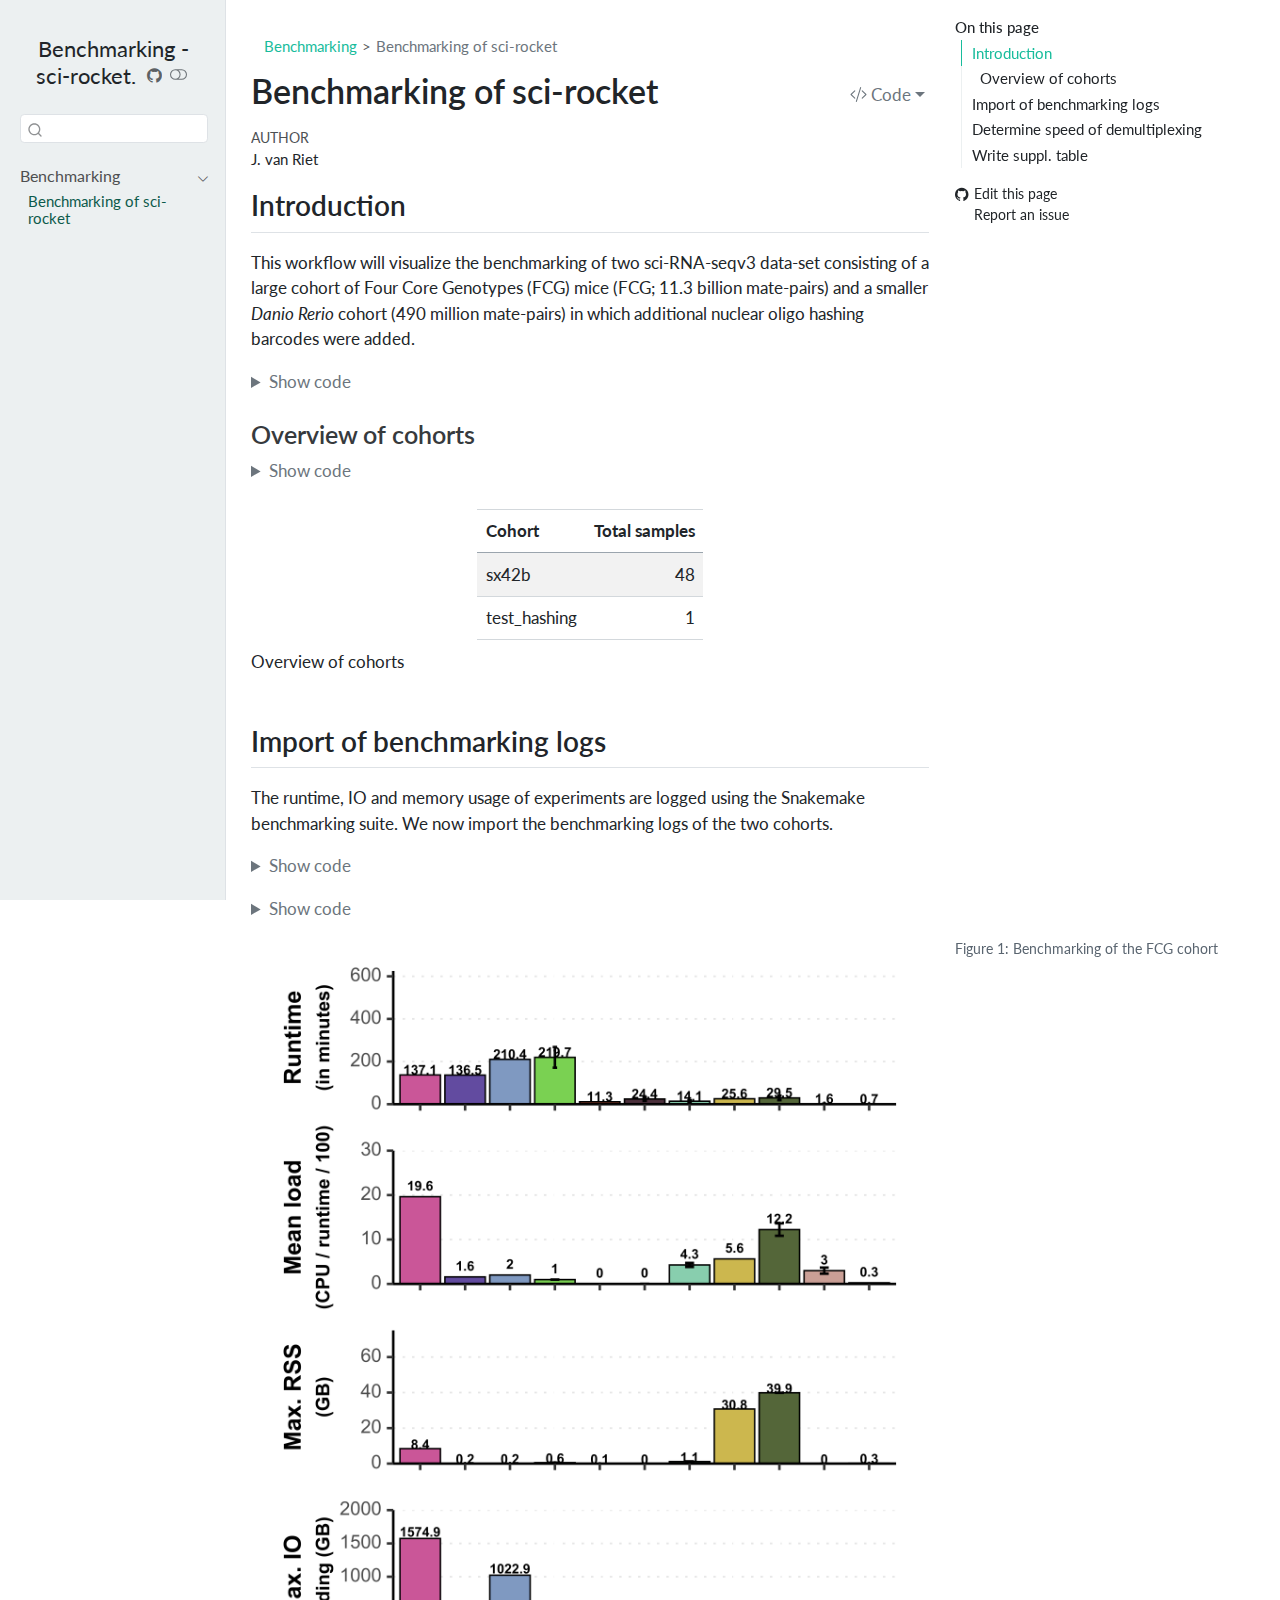
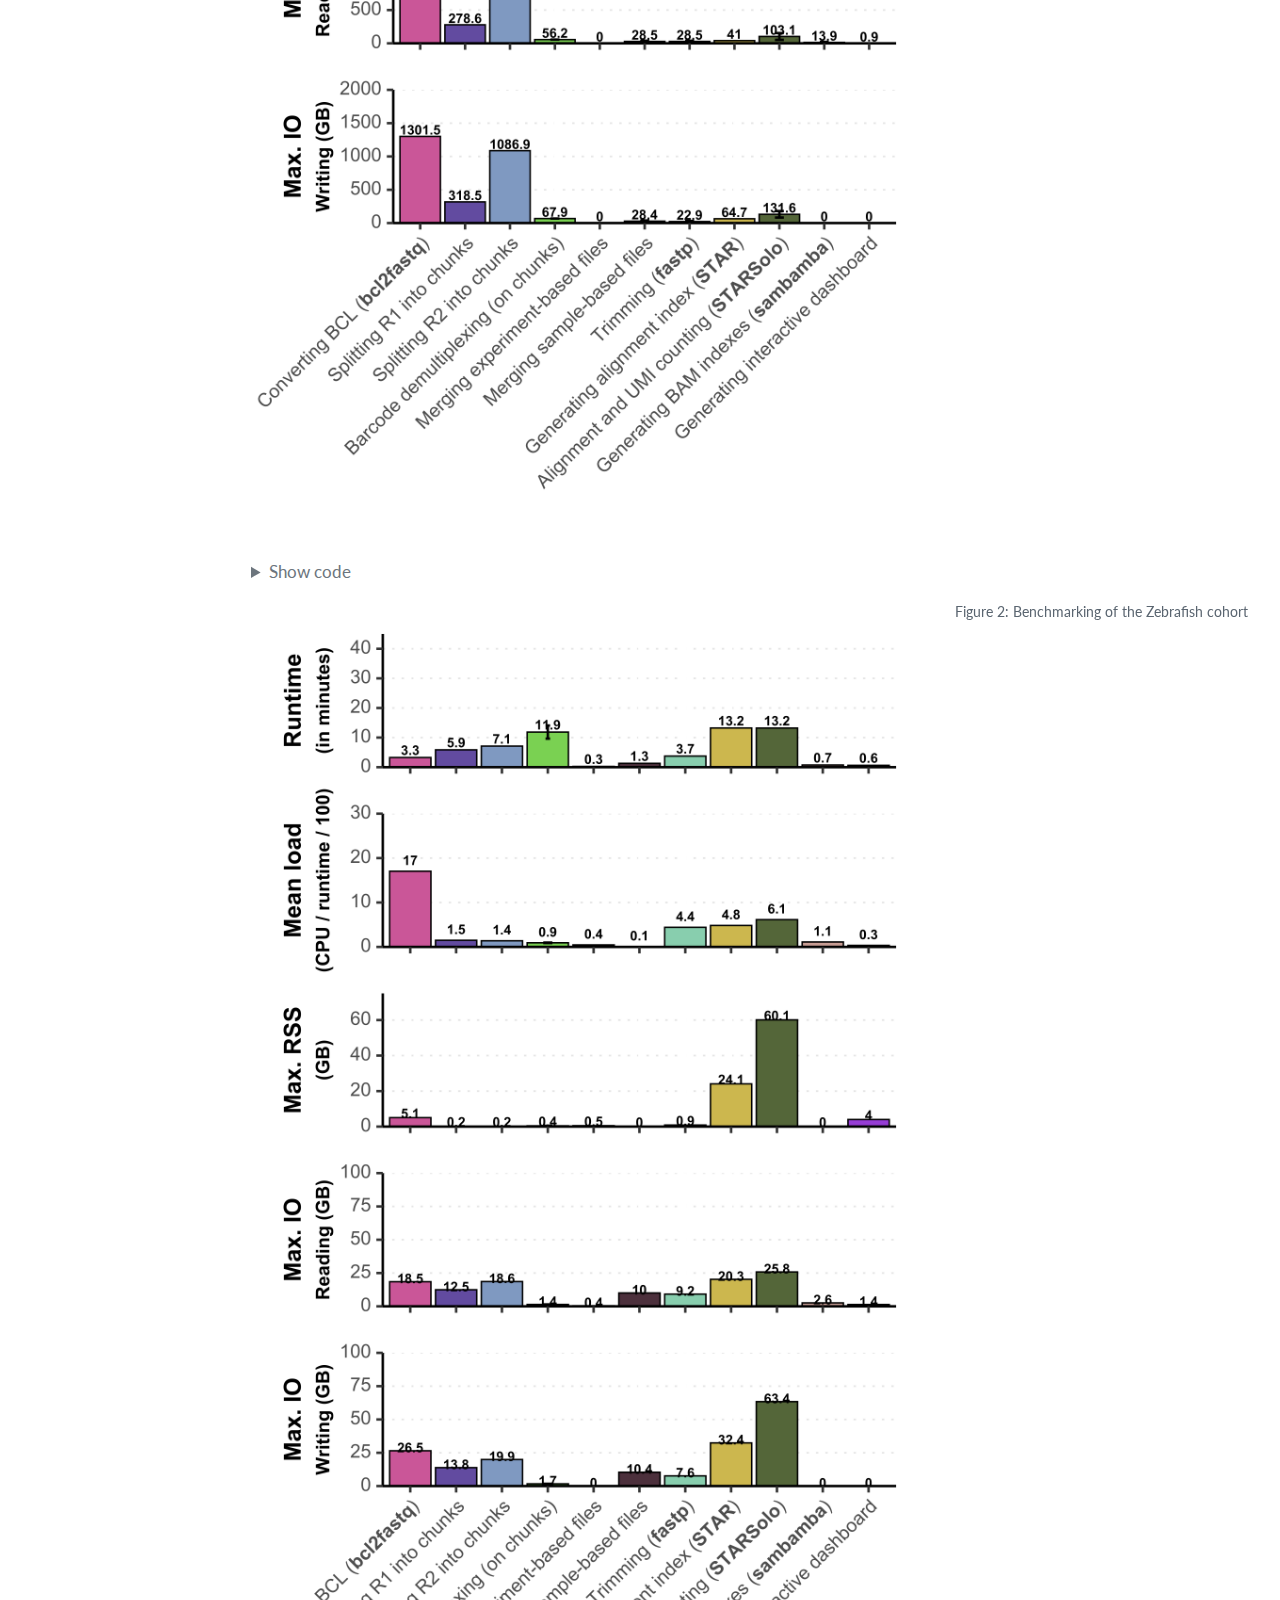
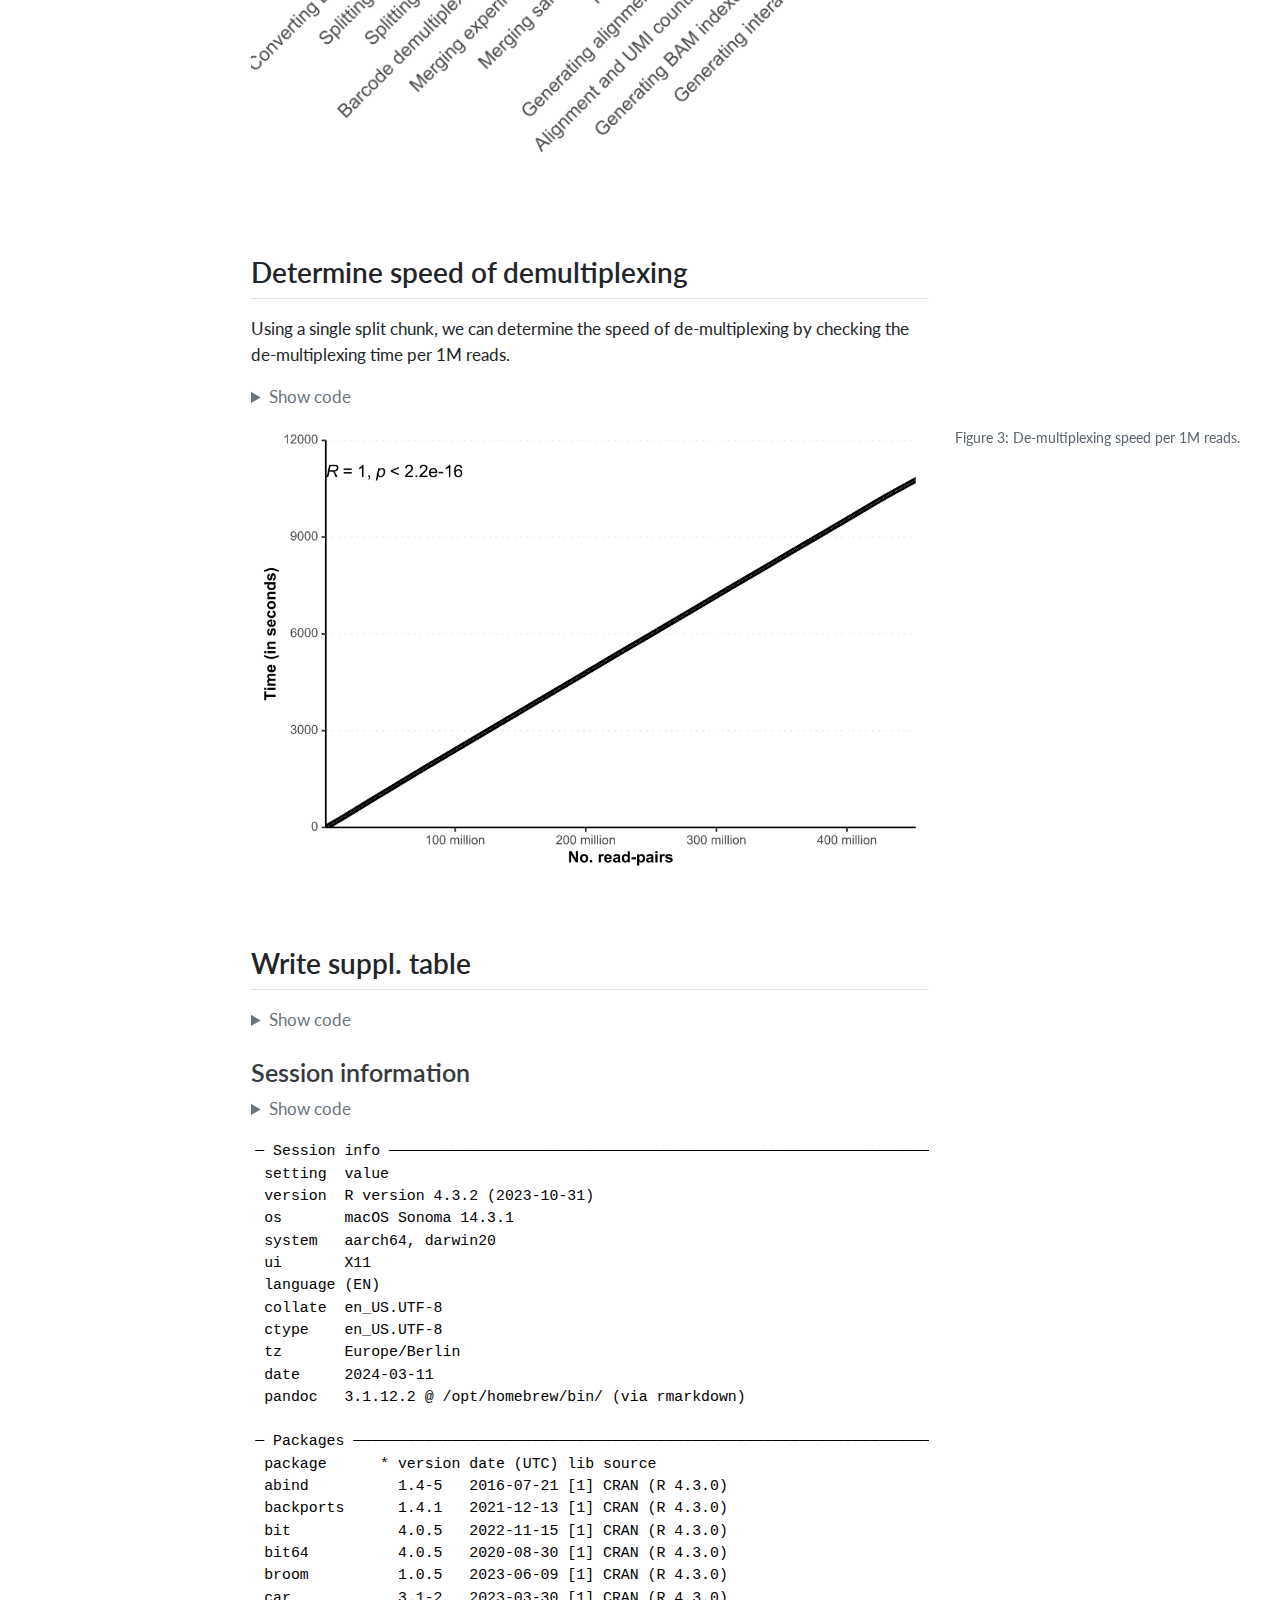
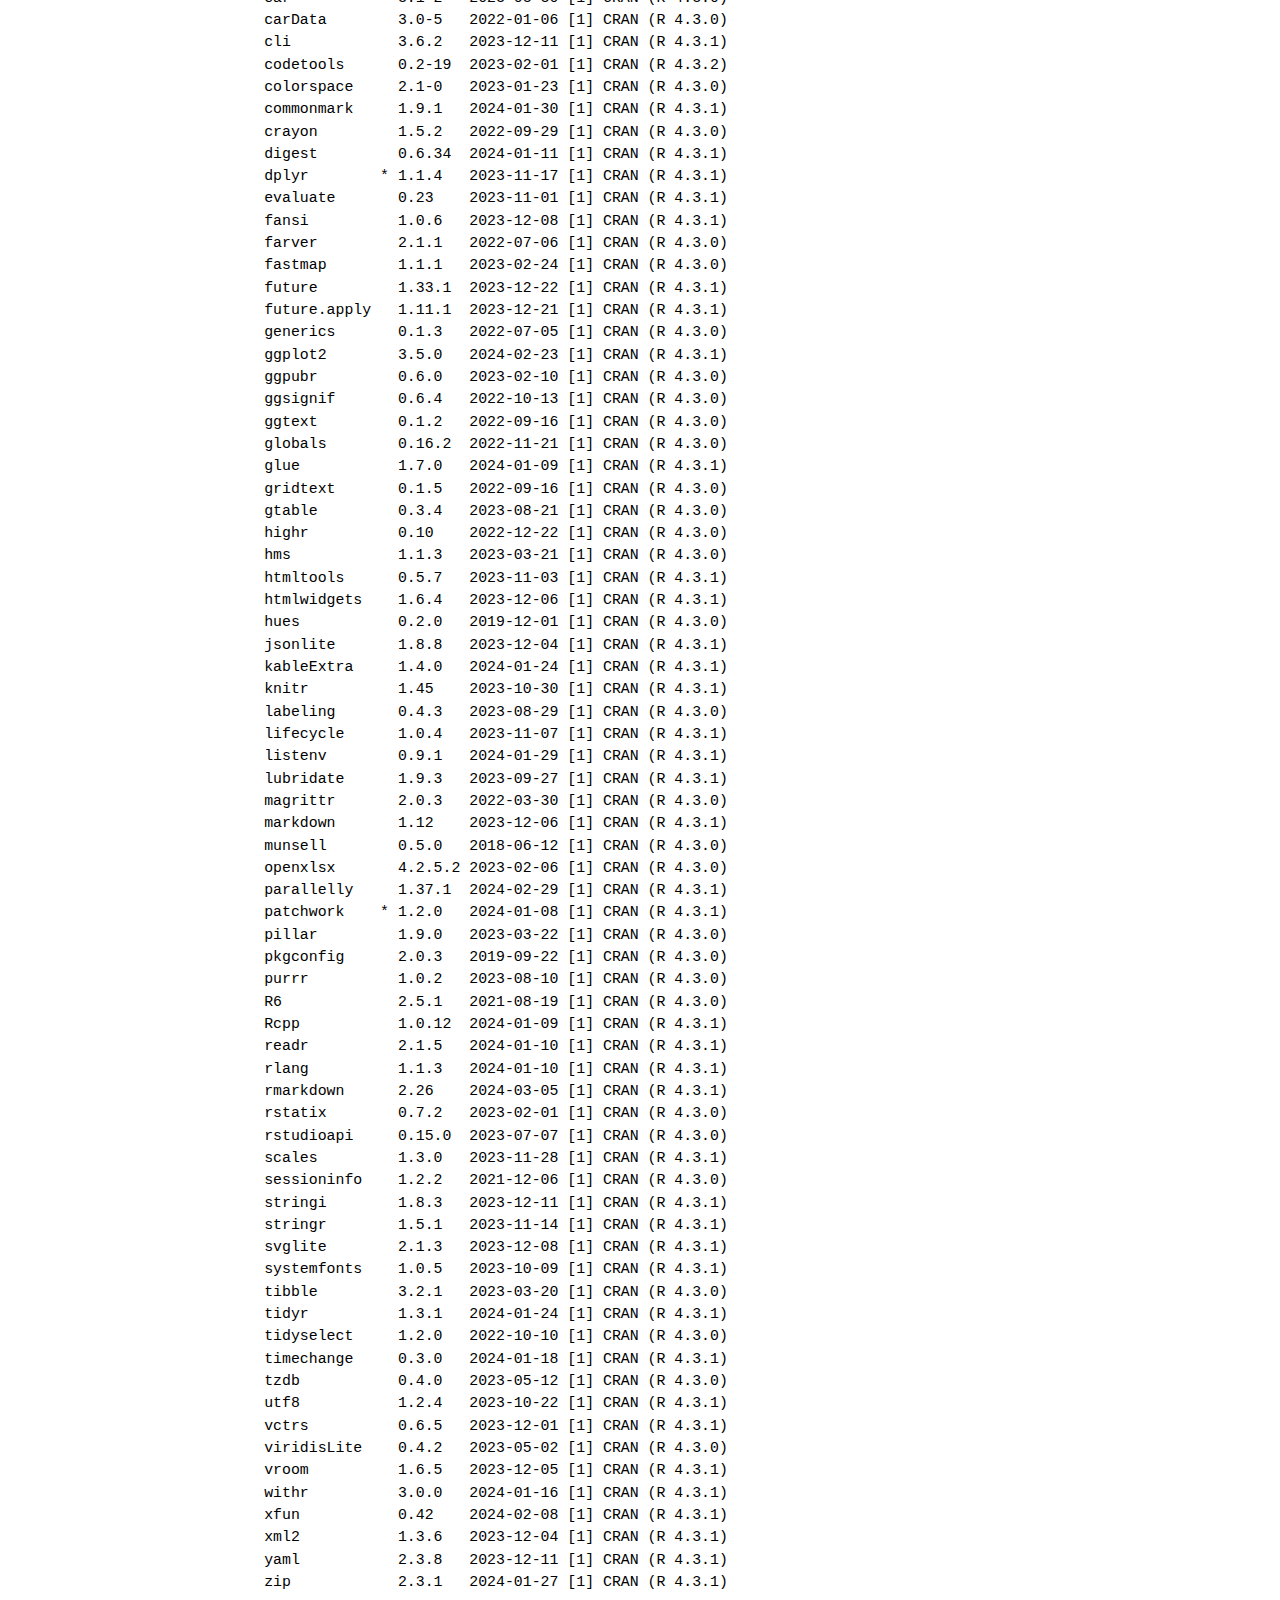
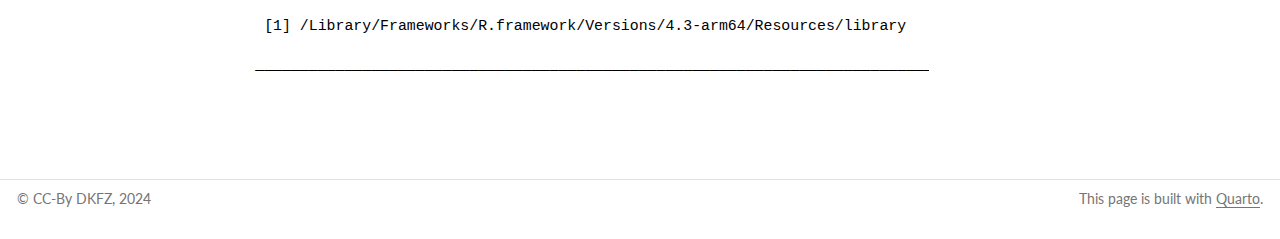
<file: docs/index.html>
<html xmlns="http://www.w3.org/1999/xhtml">    
  <head>      
    <title>Redirect to workflows/1.benchmarking.html</title>      
    <meta http-equiv="refresh" content="0;URL='workflows/1.benchmarking.html'" />    
  </head>    
  <body> 
  </body>  
</html>
</file>
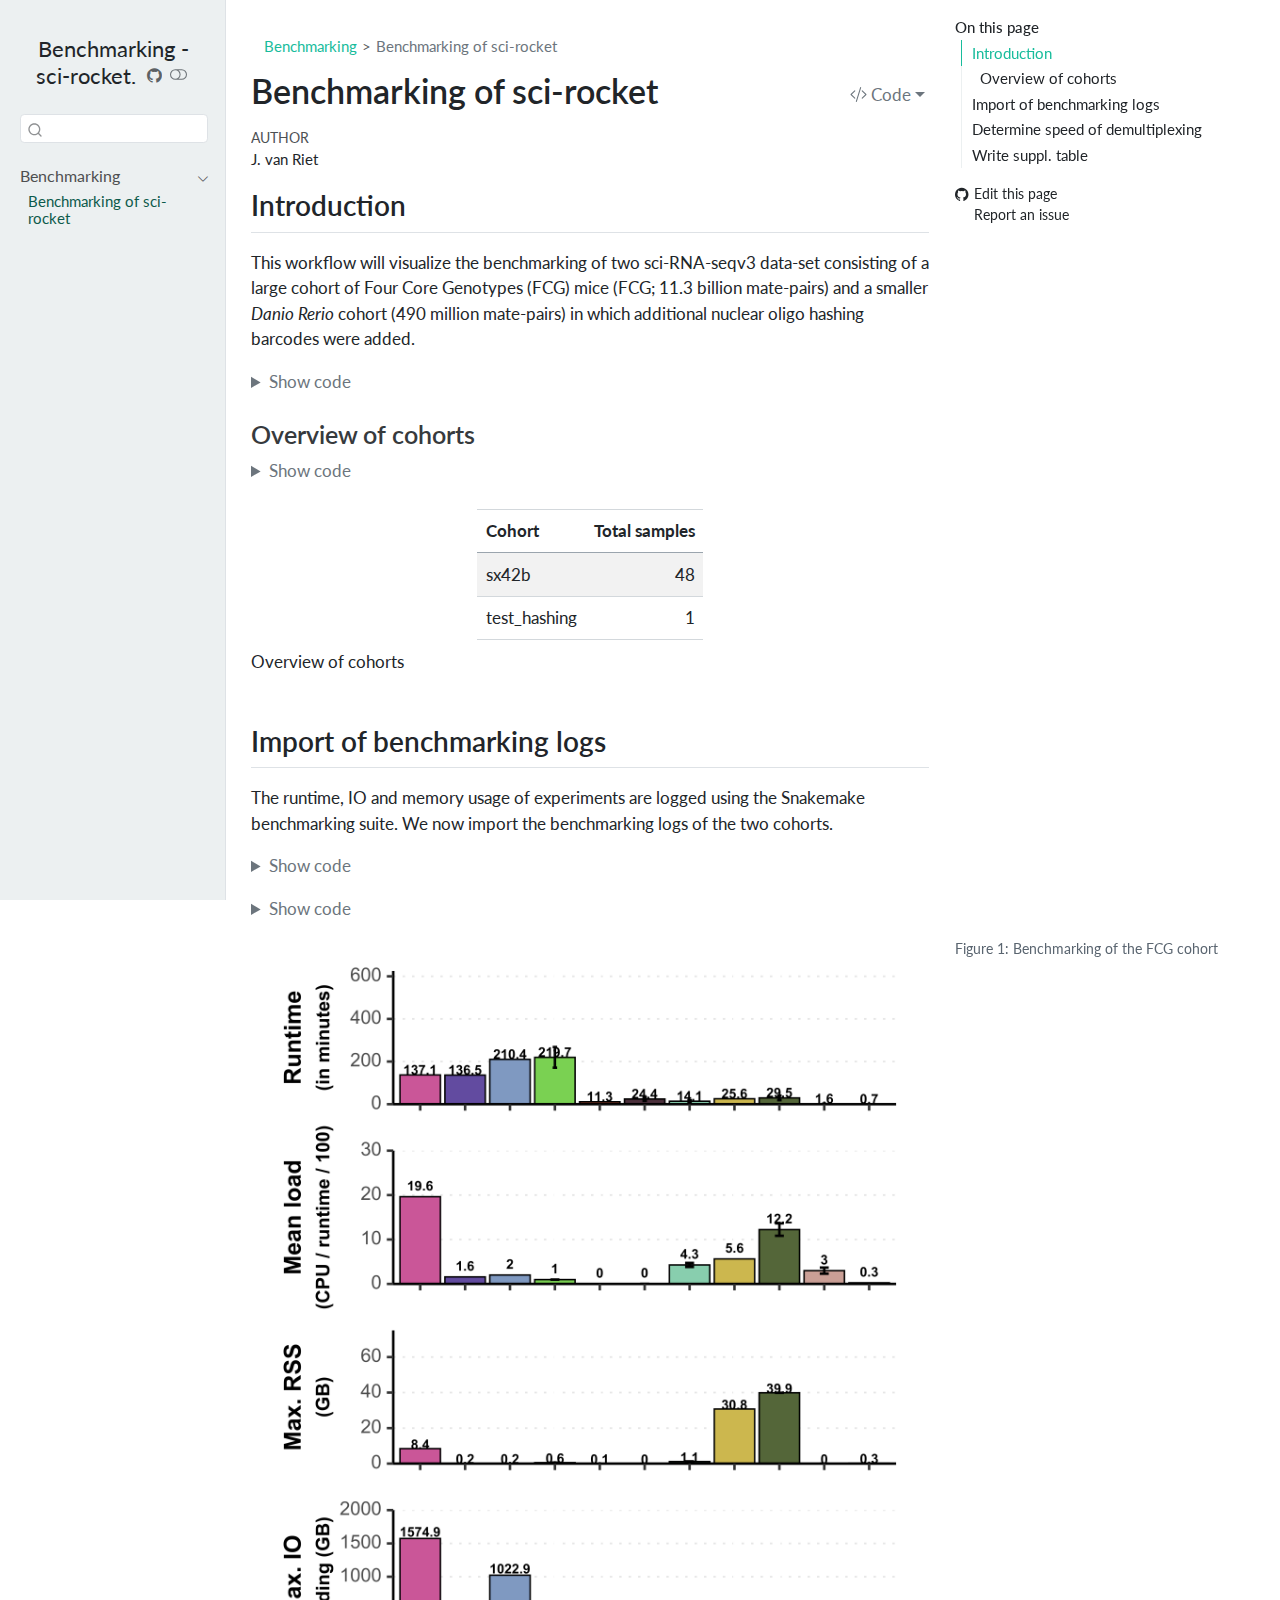
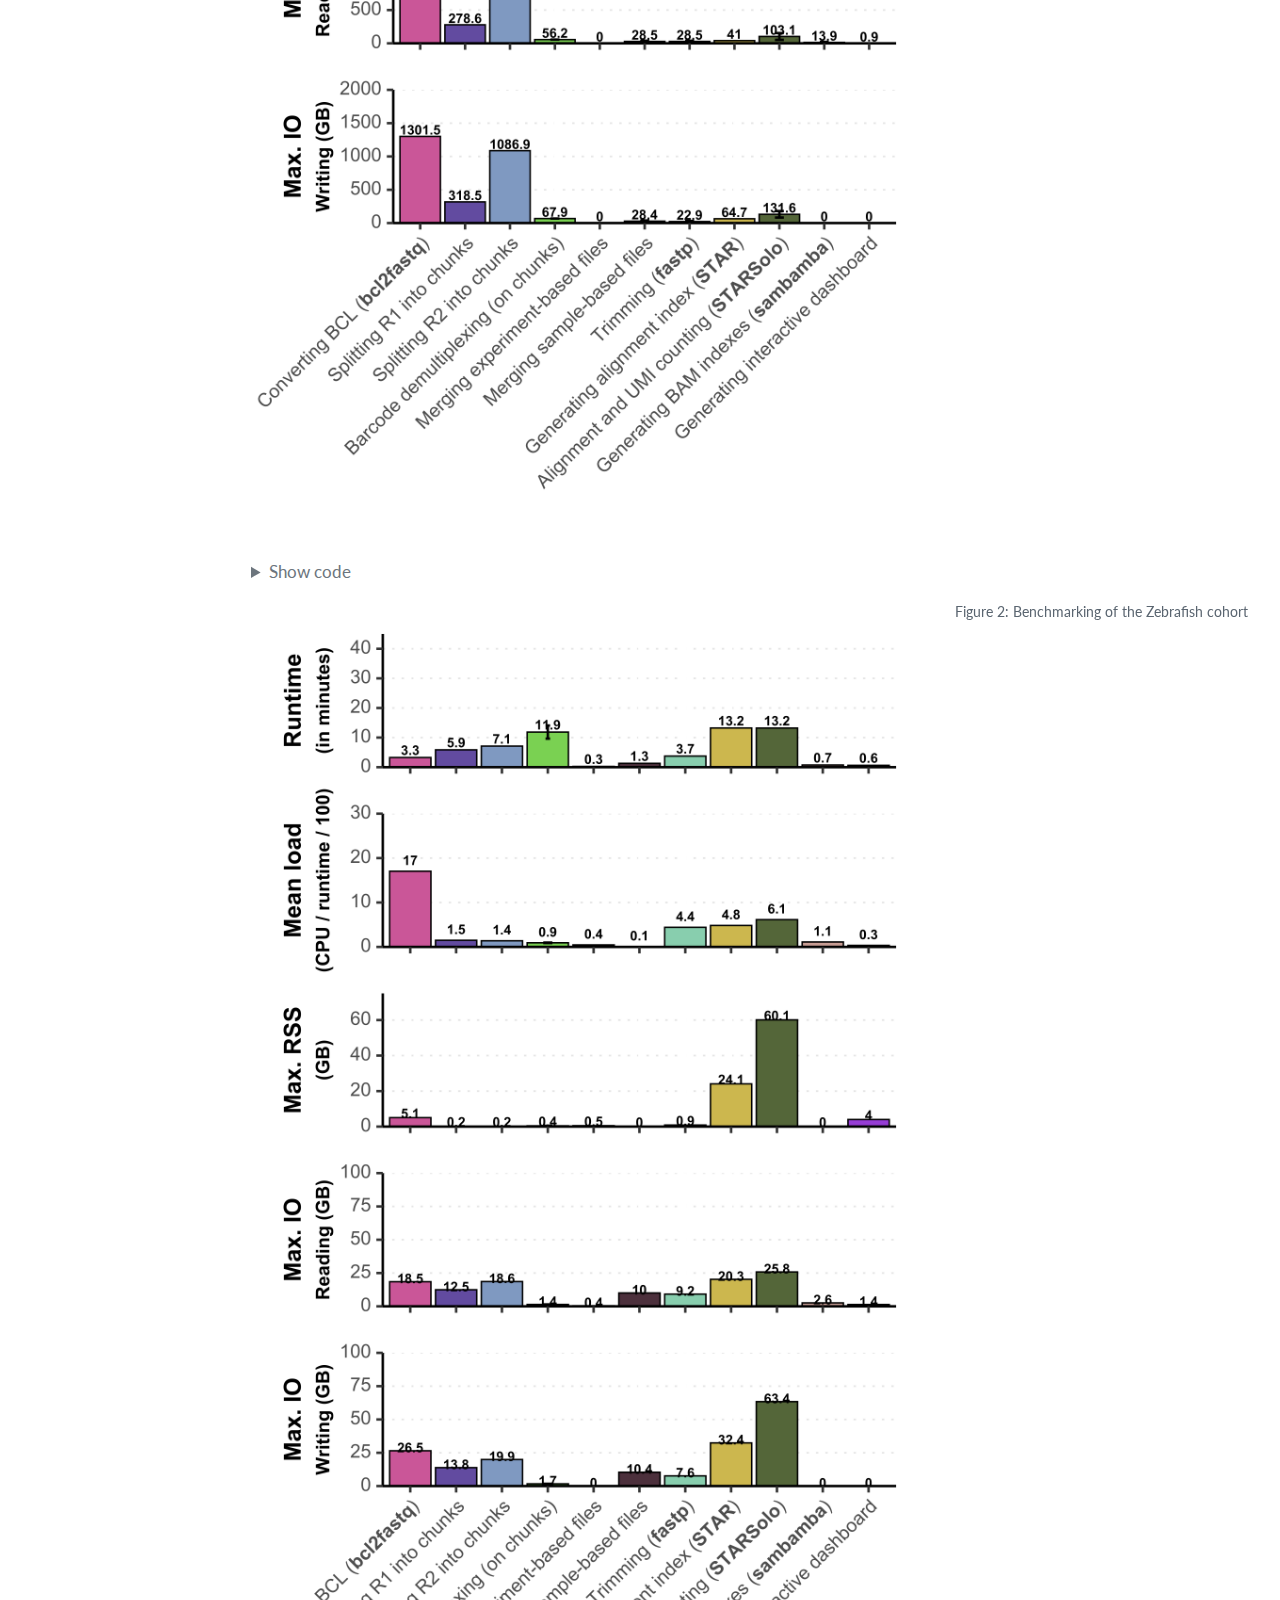
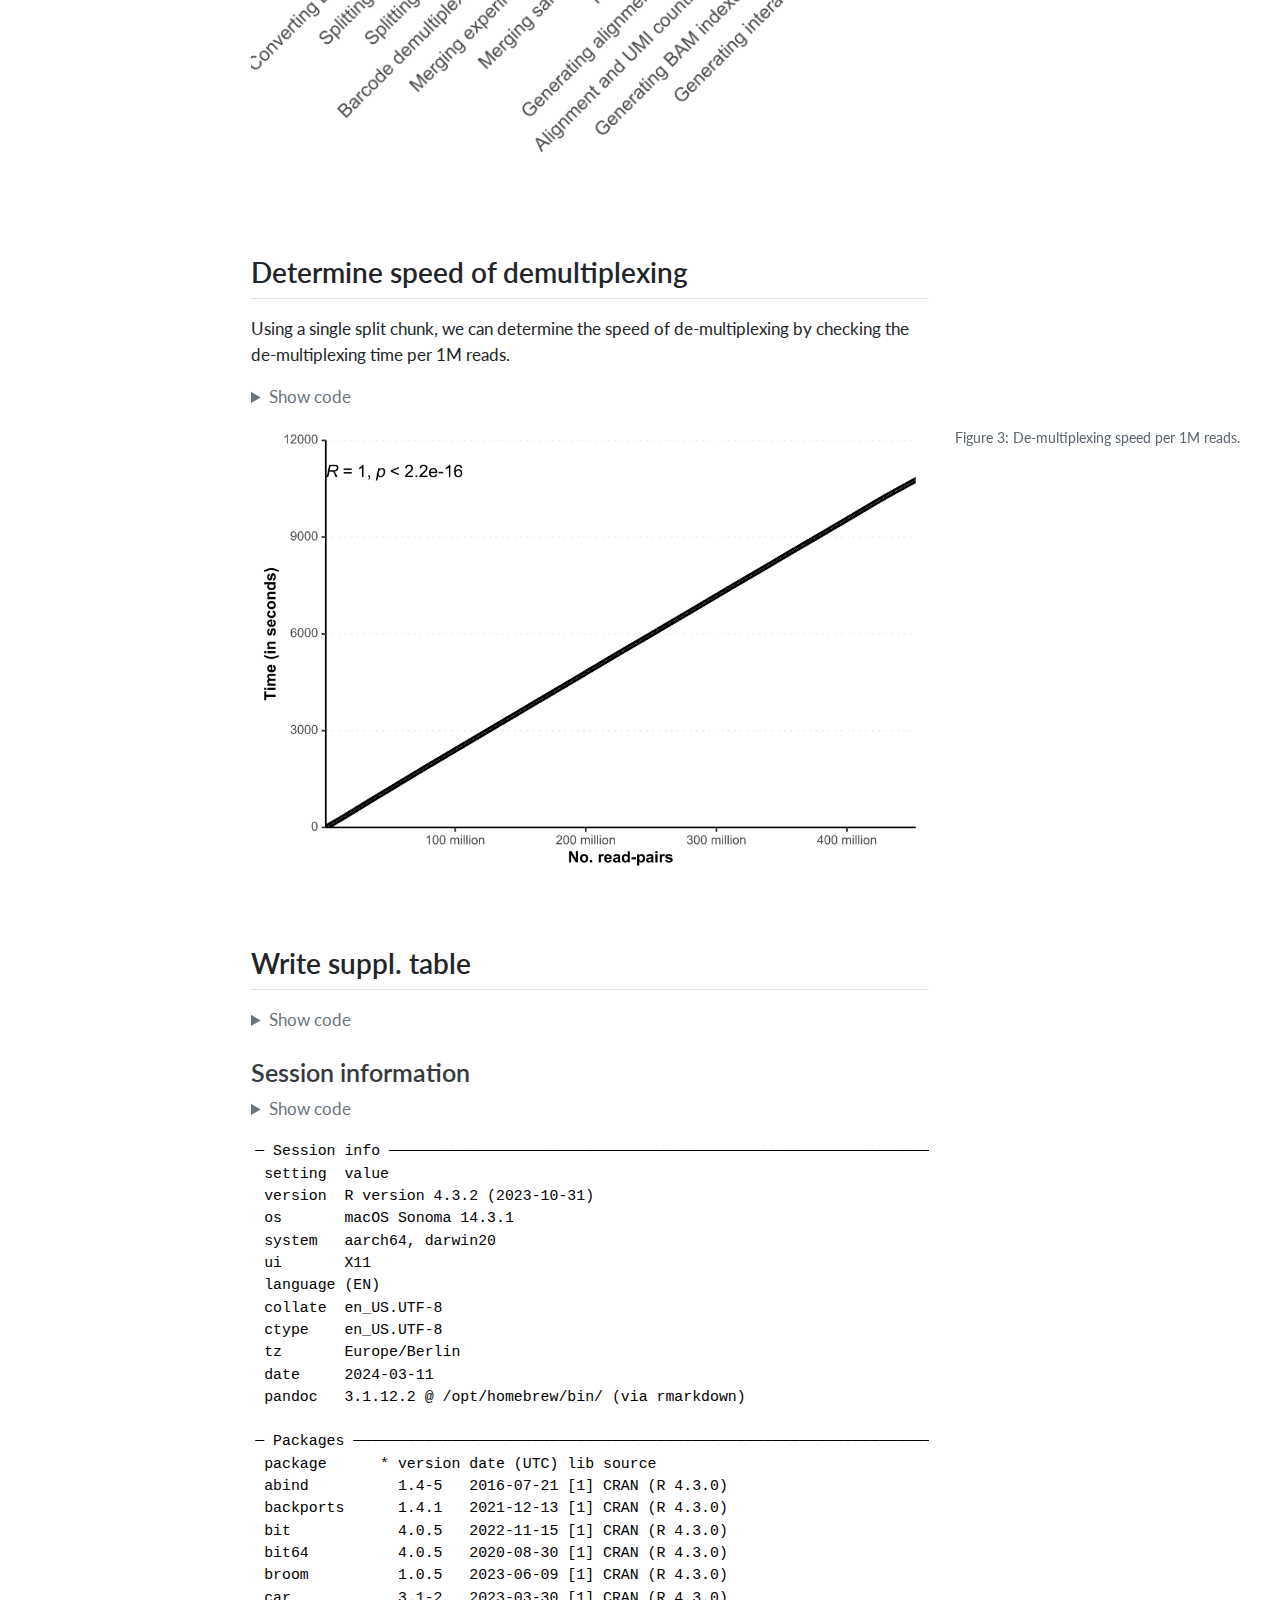
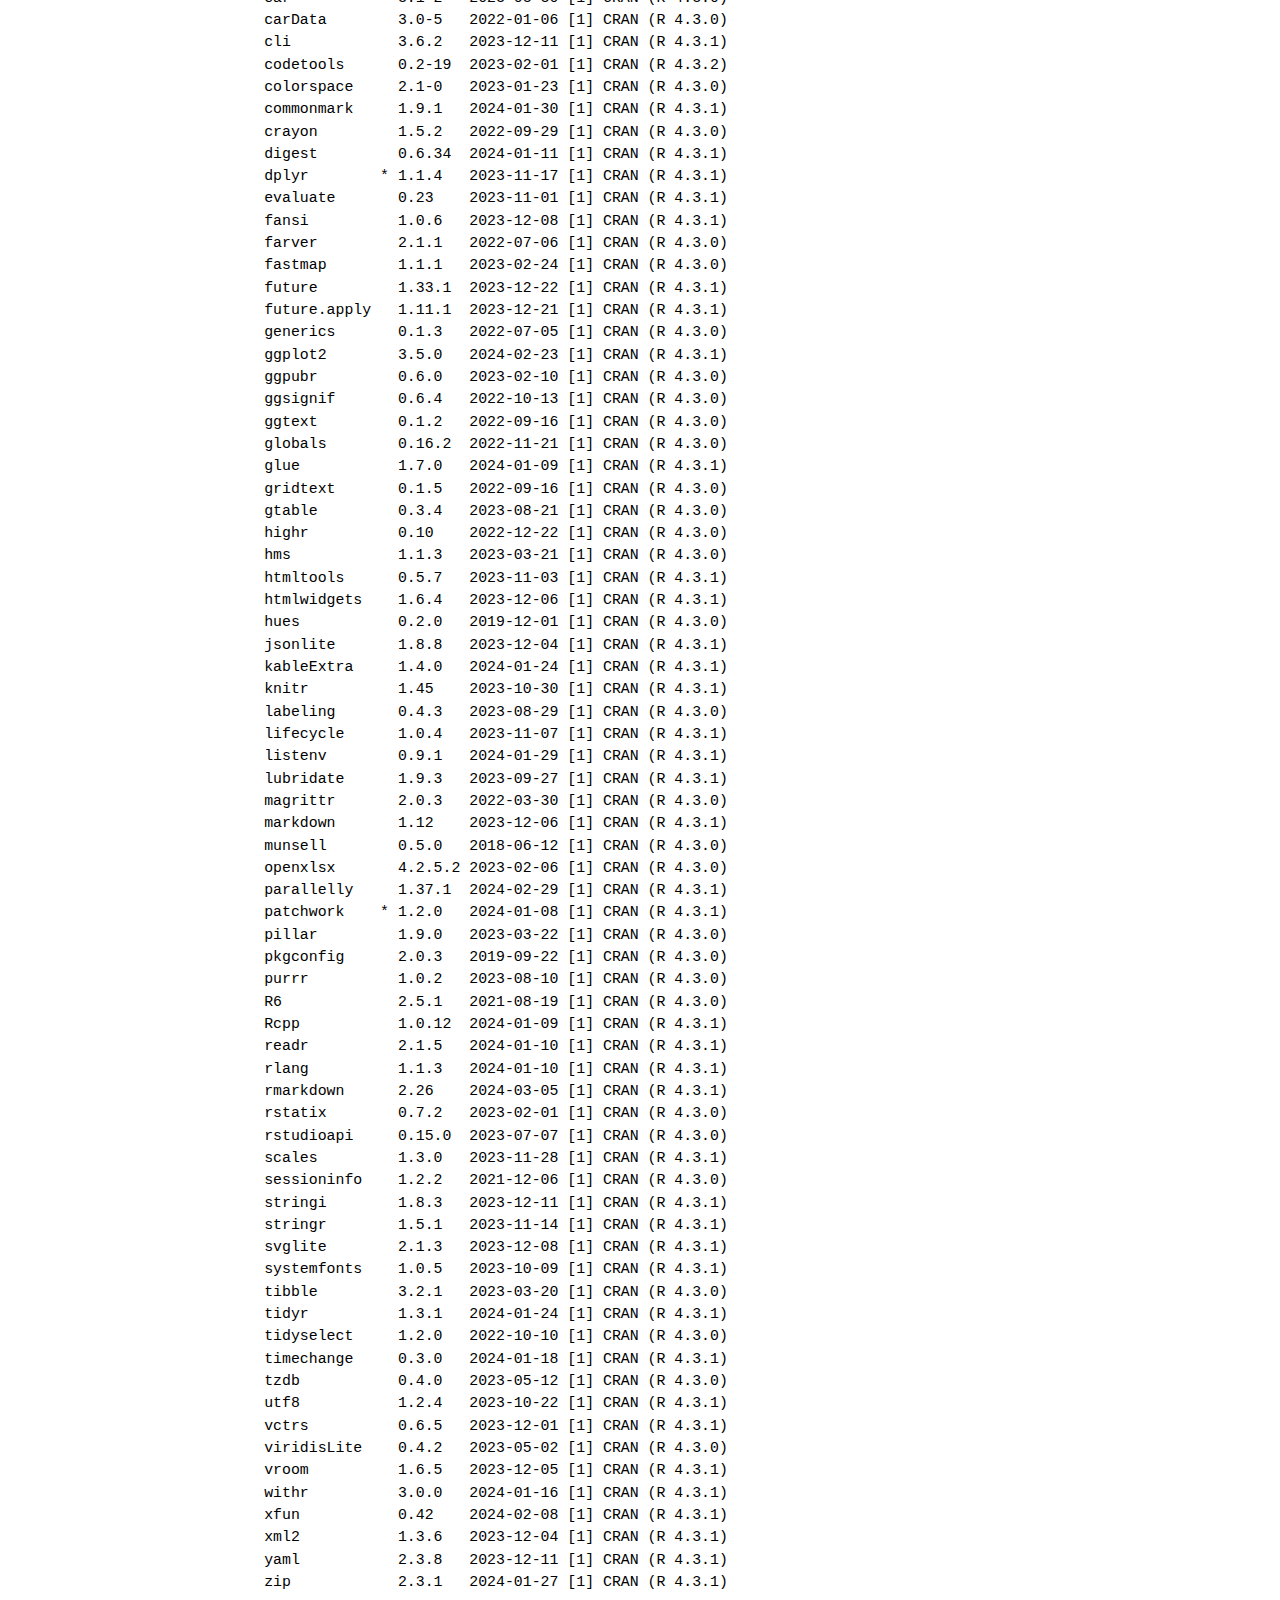
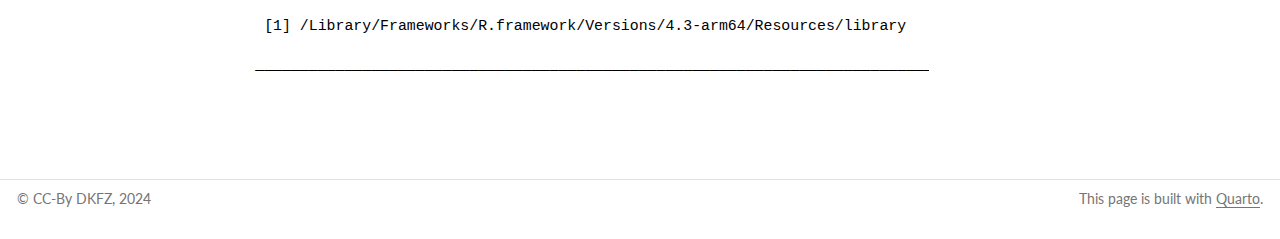
<file: docs/workflows/1.benchmarking.html>
<!DOCTYPE html>
<html xmlns="http://www.w3.org/1999/xhtml" lang="en" xml:lang="en"><head>

<meta charset="utf-8">
<meta name="generator" content="quarto-1.4.550">

<meta name="viewport" content="width=device-width, initial-scale=1.0, user-scalable=yes">

<meta name="author" content="J. van Riet">

<title>Benchmarking - sci-rocket. - Benchmarking of sci-rocket</title>
<style>
code{white-space: pre-wrap;}
span.smallcaps{font-variant: small-caps;}
div.columns{display: flex; gap: min(4vw, 1.5em);}
div.column{flex: auto; overflow-x: auto;}
div.hanging-indent{margin-left: 1.5em; text-indent: -1.5em;}
ul.task-list{list-style: none;}
ul.task-list li input[type="checkbox"] {
  width: 0.8em;
  margin: 0 0.8em 0.2em -1em; /* quarto-specific, see https://github.com/quarto-dev/quarto-cli/issues/4556 */ 
  vertical-align: middle;
}
/* CSS for syntax highlighting */
pre > code.sourceCode { white-space: pre; position: relative; }
pre > code.sourceCode > span { line-height: 1.25; }
pre > code.sourceCode > span:empty { height: 1.2em; }
.sourceCode { overflow: visible; }
code.sourceCode > span { color: inherit; text-decoration: inherit; }
div.sourceCode { margin: 1em 0; }
pre.sourceCode { margin: 0; }
@media screen {
div.sourceCode { overflow: auto; }
}
@media print {
pre > code.sourceCode { white-space: pre-wrap; }
pre > code.sourceCode > span { text-indent: -5em; padding-left: 5em; }
}
pre.numberSource code
  { counter-reset: source-line 0; }
pre.numberSource code > span
  { position: relative; left: -4em; counter-increment: source-line; }
pre.numberSource code > span > a:first-child::before
  { content: counter(source-line);
    position: relative; left: -1em; text-align: right; vertical-align: baseline;
    border: none; display: inline-block;
    -webkit-touch-callout: none; -webkit-user-select: none;
    -khtml-user-select: none; -moz-user-select: none;
    -ms-user-select: none; user-select: none;
    padding: 0 4px; width: 4em;
  }
pre.numberSource { margin-left: 3em;  padding-left: 4px; }
div.sourceCode
  {   }
@media screen {
pre > code.sourceCode > span > a:first-child::before { text-decoration: underline; }
}
</style>


<script src="../site_libs/quarto-nav/quarto-nav.js"></script>
<script src="../site_libs/clipboard/clipboard.min.js"></script>
<script src="../site_libs/quarto-search/autocomplete.umd.js"></script>
<script src="../site_libs/quarto-search/fuse.min.js"></script>
<script src="../site_libs/quarto-search/quarto-search.js"></script>
<meta name="quarto:offset" content="../">
<script src="../site_libs/quarto-html/quarto.js"></script>
<script src="../site_libs/quarto-html/popper.min.js"></script>
<script src="../site_libs/quarto-html/tippy.umd.min.js"></script>
<script src="../site_libs/quarto-html/anchor.min.js"></script>
<link href="../site_libs/quarto-html/tippy.css" rel="stylesheet">
<link href="../site_libs/quarto-html/quarto-syntax-highlighting.css" rel="stylesheet" class="quarto-color-scheme" id="quarto-text-highlighting-styles">
<link href="../site_libs/quarto-html/quarto-syntax-highlighting-dark.css" rel="prefetch" class="quarto-color-scheme quarto-color-alternate" id="quarto-text-highlighting-styles">
<script src="../site_libs/bootstrap/bootstrap.min.js"></script>
<link href="../site_libs/bootstrap/bootstrap-icons.css" rel="stylesheet">
<link href="../site_libs/bootstrap/bootstrap.min.css" rel="stylesheet" class="quarto-color-scheme" id="quarto-bootstrap" data-mode="light">
<link href="../site_libs/bootstrap/bootstrap-dark.min.css" rel="prefetch" class="quarto-color-scheme quarto-color-alternate" id="quarto-bootstrap" data-mode="dark">
<script id="quarto-search-options" type="application/json">{
  "location": "sidebar",
  "copy-button": false,
  "collapse-after": 3,
  "panel-placement": "start",
  "type": "textbox",
  "limit": 50,
  "keyboard-shortcut": [
    "f",
    "/",
    "s"
  ],
  "show-item-context": false,
  "language": {
    "search-no-results-text": "No results",
    "search-matching-documents-text": "matching documents",
    "search-copy-link-title": "Copy link to search",
    "search-hide-matches-text": "Hide additional matches",
    "search-more-match-text": "more match in this document",
    "search-more-matches-text": "more matches in this document",
    "search-clear-button-title": "Clear",
    "search-text-placeholder": "",
    "search-detached-cancel-button-title": "Cancel",
    "search-submit-button-title": "Submit",
    "search-label": "Search"
  }
}</script>
<script src="../site_libs/kePrint-0.0.1/kePrint.js"></script>
<link href="../site_libs/lightable-0.0.1/lightable.css" rel="stylesheet">
<link href="../site_libs/pagedtable-1.1/css/pagedtable.css" rel="stylesheet">
<script src="../site_libs/pagedtable-1.1/js/pagedtable.js"></script>


</head>

<body class="nav-sidebar docked slimcontent">

<div id="quarto-search-results"></div>
  <header id="quarto-header" class="headroom fixed-top">
  <nav class="quarto-secondary-nav">
    <div class="container-fluid d-flex">
      <button type="button" class="quarto-btn-toggle btn" data-bs-toggle="collapse" data-bs-target=".quarto-sidebar-collapse-item" aria-controls="quarto-sidebar" aria-expanded="false" aria-label="Toggle sidebar navigation" onclick="if (window.quartoToggleHeadroom) { window.quartoToggleHeadroom(); }">
        <i class="bi bi-layout-text-sidebar-reverse"></i>
      </button>
        <nav class="quarto-page-breadcrumbs" aria-label="breadcrumb"><ol class="breadcrumb"><li class="breadcrumb-item"><a href="../workflows/1.benchmarking.html">Benchmarking</a></li><li class="breadcrumb-item"><a href="../workflows/1.benchmarking.html">Benchmarking of sci-rocket</a></li></ol></nav>
        <a class="flex-grow-1" role="button" data-bs-toggle="collapse" data-bs-target=".quarto-sidebar-collapse-item" aria-controls="quarto-sidebar" aria-expanded="false" aria-label="Toggle sidebar navigation" onclick="if (window.quartoToggleHeadroom) { window.quartoToggleHeadroom(); }">      
        </a>
      <button type="button" class="btn quarto-search-button" aria-label="" onclick="window.quartoOpenSearch();">
        <i class="bi bi-search"></i>
      </button>
    </div>
  </nav>
</header>
<!-- content -->
<div id="quarto-content" class="quarto-container page-columns page-rows-contents page-layout-article">
<!-- sidebar -->
  <nav id="quarto-sidebar" class="sidebar collapse collapse-horizontal quarto-sidebar-collapse-item sidebar-navigation docked overflow-auto">
    <div class="pt-lg-2 mt-2 text-center sidebar-header">
    <div class="sidebar-title mb-0 py-0">
      <a href="../">Benchmarking - sci-rocket.</a> 
        <div class="sidebar-tools-main">
    <a href="https://github.com/odomlab2/manuscript_scirocket" title="Benchmarking - sci-rocket" class="quarto-navigation-tool px-1" aria-label="Benchmarking - sci-rocket"><i class="bi bi-github"></i></a>
  <a href="" class="quarto-color-scheme-toggle quarto-navigation-tool  px-1" onclick="window.quartoToggleColorScheme(); return false;" title="Toggle dark mode"><i class="bi"></i></a>
</div>
    </div>
      </div>
        <div class="mt-2 flex-shrink-0 align-items-center">
        <div class="sidebar-search">
        <div id="quarto-search" class="" title="Search"></div>
        </div>
        </div>
    <div class="sidebar-menu-container"> 
    <ul class="list-unstyled mt-1">
        <li class="sidebar-item sidebar-item-section">
      <div class="sidebar-item-container"> 
            <a class="sidebar-item-text sidebar-link text-start" data-bs-toggle="collapse" data-bs-target="#quarto-sidebar-section-1" aria-expanded="true">
 <span class="menu-text">Benchmarking</span></a>
          <a class="sidebar-item-toggle text-start" data-bs-toggle="collapse" data-bs-target="#quarto-sidebar-section-1" aria-expanded="true" aria-label="Toggle section">
            <i class="bi bi-chevron-right ms-2"></i>
          </a> 
      </div>
      <ul id="quarto-sidebar-section-1" class="collapse list-unstyled sidebar-section depth1 show">  
          <li class="sidebar-item">
  <div class="sidebar-item-container"> 
  <a href="../workflows/1.benchmarking.html" class="sidebar-item-text sidebar-link active">
 <span class="menu-text">Benchmarking of sci-rocket</span></a>
  </div>
</li>
      </ul>
  </li>
    </ul>
    </div>
</nav>
<div id="quarto-sidebar-glass" class="quarto-sidebar-collapse-item" data-bs-toggle="collapse" data-bs-target=".quarto-sidebar-collapse-item"></div>
<!-- margin-sidebar -->
    <div id="quarto-margin-sidebar" class="sidebar margin-sidebar">
        <nav id="TOC" role="doc-toc" class="toc-active">
    <h2 id="toc-title">On this page</h2>
   
  <ul>
  <li><a href="#introduction" id="toc-introduction" class="nav-link active" data-scroll-target="#introduction">Introduction</a>
  <ul class="collapse">
  <li><a href="#overview-of-cohorts" id="toc-overview-of-cohorts" class="nav-link" data-scroll-target="#overview-of-cohorts">Overview of cohorts</a></li>
  </ul></li>
  <li><a href="#import-of-benchmarking-logs" id="toc-import-of-benchmarking-logs" class="nav-link" data-scroll-target="#import-of-benchmarking-logs">Import of benchmarking logs</a></li>
  <li><a href="#determine-speed-of-demultiplexing" id="toc-determine-speed-of-demultiplexing" class="nav-link" data-scroll-target="#determine-speed-of-demultiplexing">Determine speed of demultiplexing</a></li>
  <li><a href="#write-suppl.-table" id="toc-write-suppl.-table" class="nav-link" data-scroll-target="#write-suppl.-table">Write suppl. table</a>
  <ul class="collapse">
  <li><a href="#session-information" id="toc-session-information" class="nav-link" data-scroll-target="#session-information">Session information</a></li>
  </ul></li>
  </ul>
<div class="toc-actions"><ul><li><a href="https://github.com/odomlab2/manuscript_scirocket/edit/main/workflows/1.benchmarking.qmd" class="toc-action"><i class="bi bi-github"></i>Edit this page</a></li><li><a href="https://github.com/odomlab2/manuscript_scirocket/issues/new" class="toc-action"><i class="bi empty"></i>Report an issue</a></li></ul></div></nav>
    </div>
<!-- main -->
<main class="content page-columns page-full" id="quarto-document-content">

<header id="title-block-header" class="quarto-title-block default"><nav class="quarto-page-breadcrumbs quarto-title-breadcrumbs d-none d-lg-block" aria-label="breadcrumb"><ol class="breadcrumb"><li class="breadcrumb-item"><a href="../workflows/1.benchmarking.html">Benchmarking</a></li><li class="breadcrumb-item"><a href="../workflows/1.benchmarking.html">Benchmarking of sci-rocket</a></li></ol></nav>
<div class="quarto-title">
<div class="quarto-title-block"><div><h1 class="title">Benchmarking of sci-rocket</h1><button type="button" class="btn code-tools-button dropdown-toggle" id="quarto-code-tools-menu" data-bs-toggle="dropdown" aria-expanded="false"><i class="bi"></i> Code</button><ul class="dropdown-menu dropdown-menu-end" aria-labelelledby="quarto-code-tools-menu"><li><a id="quarto-show-all-code" class="dropdown-item" href="javascript:void(0)" role="button">Show All Code</a></li><li><a id="quarto-hide-all-code" class="dropdown-item" href="javascript:void(0)" role="button">Hide All Code</a></li><li><hr class="dropdown-divider"></li><li><a id="quarto-view-source" class="dropdown-item" href="javascript:void(0)" role="button" data-quarto-source-url="https://github.com/odomlab2/manuscript_scirocket/blob/main/workflows/1.benchmarking.qmd">View Source</a></li></ul></div></div>
</div>



<div class="quarto-title-meta">

    <div>
    <div class="quarto-title-meta-heading">Author</div>
    <div class="quarto-title-meta-contents">
             <p>J. van Riet </p>
          </div>
  </div>
    
  
    
  </div>
  


</header>


<section id="introduction" class="level2">
<h2 class="anchored" data-anchor-id="introduction">Introduction</h2>
<p>This workflow will visualize the benchmarking of two sci-RNA-seqv3 data-set consisting of a large cohort of Four Core Genotypes (FCG) mice (FCG; 11.3 billion mate-pairs) and a smaller <em>Danio Rerio</em> cohort (490 million mate-pairs) in which additional nuclear oligo hashing barcodes were added.</p>
<div class="cell">
<details class="code-fold">
<summary>Show code</summary>
<div class="sourceCode cell-code" id="cb1"><pre class="sourceCode r code-with-copy"><code class="sourceCode r"><span id="cb1-1"><a href="#cb1-1" aria-hidden="true" tabindex="-1"></a><span class="fu">library</span>(dplyr)</span>
<span id="cb1-2"><a href="#cb1-2" aria-hidden="true" tabindex="-1"></a><span class="fu">library</span>(patchwork)</span>
<span id="cb1-3"><a href="#cb1-3" aria-hidden="true" tabindex="-1"></a><span class="fu">source</span>(<span class="st">'misc_functions.R'</span>)</span>
<span id="cb1-4"><a href="#cb1-4" aria-hidden="true" tabindex="-1"></a></span>
<span id="cb1-5"><a href="#cb1-5" aria-hidden="true" tabindex="-1"></a><span class="co"># Parallel options.</span></span>
<span id="cb1-6"><a href="#cb1-6" aria-hidden="true" tabindex="-1"></a>future<span class="sc">::</span><span class="fu">plan</span>(<span class="at">strategy =</span> future<span class="sc">::</span><span class="fu">multisession</span>(<span class="at">workers =</span> <span class="dv">10</span>))</span>
<span id="cb1-7"><a href="#cb1-7" aria-hidden="true" tabindex="-1"></a></span>
<span id="cb1-8"><a href="#cb1-8" aria-hidden="true" tabindex="-1"></a><span class="co"># Set seed.</span></span>
<span id="cb1-9"><a href="#cb1-9" aria-hidden="true" tabindex="-1"></a>base<span class="sc">::</span><span class="fu">set.seed</span>(<span class="dv">708813</span>)</span>
<span id="cb1-10"><a href="#cb1-10" aria-hidden="true" tabindex="-1"></a></span>
<span id="cb1-11"><a href="#cb1-11" aria-hidden="true" tabindex="-1"></a><span class="co"># Location of benchmarking logs.</span></span>
<span id="cb1-12"><a href="#cb1-12" aria-hidden="true" tabindex="-1"></a>files_benchmark <span class="ot">&lt;-</span> <span class="fu">list.files</span>(<span class="st">'~/DKFZ/odomLab/manuscript_scirocket/benchmarks/'</span>, <span class="at">full.names =</span> T)</span></code><button title="Copy to Clipboard" class="code-copy-button"><i class="bi"></i></button></pre></div>
</details>
</div>
<section id="overview-of-cohorts" class="level3">
<h3 class="anchored" data-anchor-id="overview-of-cohorts">Overview of cohorts</h3>
<div class="cell">
<details class="code-fold">
<summary>Show code</summary>
<div class="sourceCode cell-code" id="cb2"><pre class="sourceCode r code-with-copy"><code class="sourceCode r"><span id="cb2-1"><a href="#cb2-1" aria-hidden="true" tabindex="-1"></a>cohorts <span class="ot">&lt;-</span> readr<span class="sc">::</span><span class="fu">read_tsv</span>(<span class="st">'../config/testing_samplesheet.tsv'</span>, <span class="at">show_col_types =</span> <span class="cn">FALSE</span>)</span>
<span id="cb2-2"><a href="#cb2-2" aria-hidden="true" tabindex="-1"></a></span>
<span id="cb2-3"><a href="#cb2-3" aria-hidden="true" tabindex="-1"></a>cohorts <span class="sc">%&gt;%</span> </span>
<span id="cb2-4"><a href="#cb2-4" aria-hidden="true" tabindex="-1"></a>    dplyr<span class="sc">::</span><span class="fu">group_by</span>(experiment_name) <span class="sc">%&gt;%</span> </span>
<span id="cb2-5"><a href="#cb2-5" aria-hidden="true" tabindex="-1"></a>    dplyr<span class="sc">::</span><span class="fu">summarise</span>(<span class="at">n =</span> dplyr<span class="sc">::</span><span class="fu">n_distinct</span>(sample_name), <span class="at">.groups =</span> <span class="st">'keep'</span>) <span class="sc">%&gt;%</span> </span>
<span id="cb2-6"><a href="#cb2-6" aria-hidden="true" tabindex="-1"></a>    dplyr<span class="sc">::</span><span class="fu">ungroup</span>() <span class="sc">%&gt;%</span> </span>
<span id="cb2-7"><a href="#cb2-7" aria-hidden="true" tabindex="-1"></a>    dplyr<span class="sc">::</span><span class="fu">select</span>(<span class="st">`</span><span class="at">Cohort</span><span class="st">`</span> <span class="ot">=</span> experiment_name, <span class="st">`</span><span class="at">Total samples</span><span class="st">`</span> <span class="ot">=</span> n) <span class="sc">%&gt;%</span> </span>
<span id="cb2-8"><a href="#cb2-8" aria-hidden="true" tabindex="-1"></a>    knitr<span class="sc">::</span><span class="fu">kable</span>() <span class="sc">%&gt;%</span> </span>
<span id="cb2-9"><a href="#cb2-9" aria-hidden="true" tabindex="-1"></a>    kableExtra<span class="sc">::</span><span class="fu">kable_styling</span>(<span class="at">bootstrap_options =</span> <span class="st">"striped"</span>, <span class="at">full_width =</span> <span class="cn">FALSE</span>)</span></code><button title="Copy to Clipboard" class="code-copy-button"><i class="bi"></i></button></pre></div>
</details>
<div class="cell-output-display">
<table class="table table-striped" style="width: auto !important; margin-left: auto; margin-right: auto;">
<thead>
<tr>
<th style="text-align:left;">
Cohort
</th>
<th style="text-align:right;">
Total samples
</th>
</tr>
</thead>
<tbody>
<tr>
<td style="text-align:left;">
sx42b
</td>
<td style="text-align:right;">
48
</td>
</tr>
<tr>
<td style="text-align:left;">
test_hashing
</td>
<td style="text-align:right;">
1
</td>
</tr>
</tbody>
</table>
<p>Overview of cohorts</p>
</div>
</div>
</section>
</section>
<section id="import-of-benchmarking-logs" class="level2 page-columns page-full">
<h2 class="anchored" data-anchor-id="import-of-benchmarking-logs">Import of benchmarking logs</h2>
<p>The runtime, IO and memory usage of experiments are logged using the Snakemake benchmarking suite. We now import the benchmarking logs of the two cohorts.</p>
<div class="cell">
<details class="code-fold">
<summary>Show code</summary>
<div class="sourceCode cell-code" id="cb3"><pre class="sourceCode r code-with-copy"><code class="sourceCode r"><span id="cb3-1"><a href="#cb3-1" aria-hidden="true" tabindex="-1"></a>data_benchmark <span class="ot">&lt;-</span> dplyr<span class="sc">::</span><span class="fu">bind_rows</span>(future.apply<span class="sc">::</span><span class="fu">future_lapply</span>(files_benchmark, <span class="cf">function</span>(x){</span>
<span id="cb3-2"><a href="#cb3-2" aria-hidden="true" tabindex="-1"></a>    data <span class="ot">&lt;-</span> readr<span class="sc">::</span><span class="fu">read_tsv</span>(x, <span class="at">show_col_types =</span> <span class="cn">FALSE</span>) <span class="sc">%&gt;%</span></span>
<span id="cb3-3"><a href="#cb3-3" aria-hidden="true" tabindex="-1"></a>        dplyr<span class="sc">::</span><span class="fu">mutate</span>(</span>
<span id="cb3-4"><a href="#cb3-4" aria-hidden="true" tabindex="-1"></a>            <span class="at">step =</span> <span class="fu">gsub</span>(<span class="st">'_test_.*'</span>, <span class="st">''</span>, <span class="fu">basename</span>(x)),</span>
<span id="cb3-5"><a href="#cb3-5" aria-hidden="true" tabindex="-1"></a>            <span class="at">step =</span> <span class="fu">gsub</span>(<span class="st">'_zebra.*|_mouse.*'</span>, <span class="st">''</span>, step),</span>
<span id="cb3-6"><a href="#cb3-6" aria-hidden="true" tabindex="-1"></a>            <span class="at">step =</span> <span class="fu">gsub</span>(<span class="st">'_sx42b.*'</span>, <span class="st">''</span>, step),</span>
<span id="cb3-7"><a href="#cb3-7" aria-hidden="true" tabindex="-1"></a>            <span class="at">experiment =</span> dplyr<span class="sc">::</span><span class="fu">if_else</span>(<span class="fu">grepl</span>(<span class="st">'sx42b|mouse'</span>, x), <span class="st">'FCG'</span>, <span class="st">'Zebrafish (Hashing)'</span>)</span>
<span id="cb3-8"><a href="#cb3-8" aria-hidden="true" tabindex="-1"></a>        )</span>
<span id="cb3-9"><a href="#cb3-9" aria-hidden="true" tabindex="-1"></a>    <span class="fu">return</span>(data)</span>
<span id="cb3-10"><a href="#cb3-10" aria-hidden="true" tabindex="-1"></a>}))</span>
<span id="cb3-11"><a href="#cb3-11" aria-hidden="true" tabindex="-1"></a></span>
<span id="cb3-12"><a href="#cb3-12" aria-hidden="true" tabindex="-1"></a><span class="co"># Calc. mean + SE</span></span>
<span id="cb3-13"><a href="#cb3-13" aria-hidden="true" tabindex="-1"></a>data_benchmark <span class="ot">&lt;-</span> data_benchmark <span class="sc">%&gt;%</span></span>
<span id="cb3-14"><a href="#cb3-14" aria-hidden="true" tabindex="-1"></a>    dplyr<span class="sc">::</span><span class="fu">group_by</span>(step, experiment) <span class="sc">%&gt;%</span></span>
<span id="cb3-15"><a href="#cb3-15" aria-hidden="true" tabindex="-1"></a>    dplyr<span class="sc">::</span><span class="fu">summarise</span>(</span>
<span id="cb3-16"><a href="#cb3-16" aria-hidden="true" tabindex="-1"></a>        <span class="at">mean_m =</span> <span class="fu">mean</span>(s <span class="sc">/</span> <span class="dv">60</span>),</span>
<span id="cb3-17"><a href="#cb3-17" aria-hidden="true" tabindex="-1"></a>        <span class="at">sd_m =</span> <span class="fu">sd</span>(s <span class="sc">/</span> <span class="dv">60</span>),</span>
<span id="cb3-18"><a href="#cb3-18" aria-hidden="true" tabindex="-1"></a>        <span class="at">mean_io_in =</span> <span class="fu">mean</span>(io_in <span class="sc">/</span> <span class="dv">1024</span>),</span>
<span id="cb3-19"><a href="#cb3-19" aria-hidden="true" tabindex="-1"></a>        <span class="at">sd_io_in =</span> <span class="fu">sd</span>(io_in <span class="sc">/</span> <span class="dv">1024</span>),</span>
<span id="cb3-20"><a href="#cb3-20" aria-hidden="true" tabindex="-1"></a>        <span class="at">mean_io_out =</span> <span class="fu">mean</span>(io_out <span class="sc">/</span> <span class="dv">1024</span>),</span>
<span id="cb3-21"><a href="#cb3-21" aria-hidden="true" tabindex="-1"></a>        <span class="at">sd_io_out =</span> <span class="fu">sd</span>(io_out <span class="sc">/</span> <span class="dv">1024</span>),</span>
<span id="cb3-22"><a href="#cb3-22" aria-hidden="true" tabindex="-1"></a>        <span class="at">mean_max_rss =</span> <span class="fu">mean</span>(max_rss <span class="sc">/</span> <span class="dv">1024</span>),</span>
<span id="cb3-23"><a href="#cb3-23" aria-hidden="true" tabindex="-1"></a>        <span class="at">sd_max_rss =</span> <span class="fu">sd</span>(max_rss <span class="sc">/</span> <span class="dv">1024</span>),</span>
<span id="cb3-24"><a href="#cb3-24" aria-hidden="true" tabindex="-1"></a>        <span class="at">mean_mean_load =</span> <span class="fu">mean</span>(mean_load <span class="sc">/</span> <span class="dv">100</span>),</span>
<span id="cb3-25"><a href="#cb3-25" aria-hidden="true" tabindex="-1"></a>        <span class="at">sd_mean_load =</span> <span class="fu">sd</span>(mean_load <span class="sc">/</span> <span class="dv">100</span>), <span class="at">.groups =</span> <span class="st">'keep'</span></span>
<span id="cb3-26"><a href="#cb3-26" aria-hidden="true" tabindex="-1"></a>    ) <span class="sc">%&gt;%</span> </span>
<span id="cb3-27"><a href="#cb3-27" aria-hidden="true" tabindex="-1"></a>    dplyr<span class="sc">::</span><span class="fu">mutate</span>(</span>
<span id="cb3-28"><a href="#cb3-28" aria-hidden="true" tabindex="-1"></a>        <span class="at">step =</span> <span class="fu">factor</span>(step, <span class="at">levels =</span> <span class="fu">c</span>(<span class="st">'bcl2fastq'</span>, <span class="st">'split_R1'</span>, <span class="st">'split_R2'</span>, <span class="st">'demultiplex_fastq_split'</span>, <span class="st">'gather_demultiplexed_sequencing'</span>, <span class="st">'gather_demultiplexed_samples'</span>, <span class="st">'trim_fastp'</span>, <span class="st">'generate_index_STAR'</span>, <span class="st">'starSolo_align'</span>, <span class="st">'sambamba_index'</span>, <span class="st">'sci_dash'</span>)),</span>
<span id="cb3-29"><a href="#cb3-29" aria-hidden="true" tabindex="-1"></a>        <span class="at">step =</span> dplyr<span class="sc">::</span><span class="fu">recode_factor</span>(</span>
<span id="cb3-30"><a href="#cb3-30" aria-hidden="true" tabindex="-1"></a>            step,</span>
<span id="cb3-31"><a href="#cb3-31" aria-hidden="true" tabindex="-1"></a>            <span class="at">bcl2fastq =</span> <span class="st">'Converting BCL (**bcl2fastq**)'</span>,</span>
<span id="cb3-32"><a href="#cb3-32" aria-hidden="true" tabindex="-1"></a>            <span class="at">split_R1 =</span> <span class="st">"Splitting R1 into chunks"</span>,</span>
<span id="cb3-33"><a href="#cb3-33" aria-hidden="true" tabindex="-1"></a>            <span class="at">split_R2 =</span> <span class="st">"Splitting R2 into chunks"</span>,</span>
<span id="cb3-34"><a href="#cb3-34" aria-hidden="true" tabindex="-1"></a>            <span class="at">demultiplex_fastq_split =</span> <span class="st">"Barcode demultiplexing (on chunks)"</span>,</span>
<span id="cb3-35"><a href="#cb3-35" aria-hidden="true" tabindex="-1"></a>            <span class="at">gather_demultiplexed_sequencing =</span> <span class="st">"Merging experiment-based files"</span>,</span>
<span id="cb3-36"><a href="#cb3-36" aria-hidden="true" tabindex="-1"></a>            <span class="at">gather_demultiplexed_samples =</span> <span class="st">"Merging sample-based files"</span>,</span>
<span id="cb3-37"><a href="#cb3-37" aria-hidden="true" tabindex="-1"></a>            <span class="at">trim_fastp =</span> <span class="st">"Trimming (**fastp**)"</span>,</span>
<span id="cb3-38"><a href="#cb3-38" aria-hidden="true" tabindex="-1"></a>            <span class="at">generate_index_STAR =</span> <span class="st">"Generating alignment index (**STAR**)"</span>,</span>
<span id="cb3-39"><a href="#cb3-39" aria-hidden="true" tabindex="-1"></a>            <span class="at">starSolo_align =</span> <span class="st">"Alignment and UMI counting (**STARSolo**)"</span>,</span>
<span id="cb3-40"><a href="#cb3-40" aria-hidden="true" tabindex="-1"></a>            <span class="at">sambamba_index =</span> <span class="st">"Generating BAM indexes (**sambamba**)"</span>,</span>
<span id="cb3-41"><a href="#cb3-41" aria-hidden="true" tabindex="-1"></a>            <span class="at">sci_dash =</span> <span class="st">"Generating interactive dashboard"</span></span>
<span id="cb3-42"><a href="#cb3-42" aria-hidden="true" tabindex="-1"></a>        )</span>
<span id="cb3-43"><a href="#cb3-43" aria-hidden="true" tabindex="-1"></a>    ) <span class="sc">%&gt;%</span> </span>
<span id="cb3-44"><a href="#cb3-44" aria-hidden="true" tabindex="-1"></a>    dplyr<span class="sc">::</span><span class="fu">ungroup</span>()</span></code><button title="Copy to Clipboard" class="code-copy-button"><i class="bi"></i></button></pre></div>
</details>
</div>
<div class="cell page-columns page-full" data-layout-align="center" data-cap-location="margin">
<details class="code-fold">
<summary>Show code</summary>
<div class="sourceCode cell-code" id="cb4" data-cap-location="margin"><pre class="sourceCode r code-with-copy"><code class="sourceCode r"><span id="cb4-1"><a href="#cb4-1" aria-hidden="true" tabindex="-1"></a><span class="fu">generate_benchmarking_plot</span>(data_benchmark <span class="sc">%&gt;%</span> dplyr<span class="sc">::</span><span class="fu">filter</span>(experiment <span class="sc">==</span> <span class="st">'FCG'</span>))</span></code><button title="Copy to Clipboard" class="code-copy-button"><i class="bi"></i></button></pre></div>
</details>
<div class="cell-output-display page-columns page-full">
<div id="fig-benchmark-FCG" class="quarto-figure quarto-figure-center quarto-float anchored page-columns page-full" data-fig-align="center" data-cap-location="margin">
<figure class="quarto-float quarto-float-fig figure page-columns page-full">
<div aria-describedby="fig-benchmark-FCG-caption-0ceaefa1-69ba-4598-a22c-09a6ac19f8ca">
<img src="1.benchmarking_files/figure-html/fig-benchmark-FCG-1.png" class="img-fluid quarto-figure quarto-figure-center figure-img" width="2880">
</div>
<figcaption class="quarto-float-caption-margin quarto-float-caption quarto-float-fig margin-caption" id="fig-benchmark-FCG-caption-0ceaefa1-69ba-4598-a22c-09a6ac19f8ca">
Figure&nbsp;1: Benchmarking of the FCG cohort
</figcaption>
</figure>
</div>
</div>
</div>
<div class="cell page-columns page-full" data-layout-align="center" data-cap-location="margin">
<details class="code-fold">
<summary>Show code</summary>
<div class="sourceCode cell-code" id="cb5" data-cap-location="margin"><pre class="sourceCode r code-with-copy"><code class="sourceCode r"><span id="cb5-1"><a href="#cb5-1" aria-hidden="true" tabindex="-1"></a><span class="fu">generate_benchmarking_plot</span>(data_benchmark <span class="sc">%&gt;%</span> dplyr<span class="sc">::</span><span class="fu">filter</span>(experiment <span class="sc">!=</span> <span class="st">'FCG'</span>), <span class="at">ylimits_runtime =</span> <span class="fu">c</span>(<span class="dv">0</span>, <span class="dv">45</span>), <span class="at">nudge_runtime =</span> <span class="fl">2.5</span>, <span class="at">nudge_io =</span> <span class="fl">2.5</span>, <span class="at">ylimits_maxio_read =</span> <span class="fu">c</span>(<span class="dv">0</span>,<span class="dv">100</span>), <span class="at">ylimits_maxio_write =</span> <span class="fu">c</span>(<span class="dv">0</span>, <span class="dv">100</span>))</span></code><button title="Copy to Clipboard" class="code-copy-button"><i class="bi"></i></button></pre></div>
</details>
<div class="cell-output-display page-columns page-full">
<div id="fig-benchmark-zebrafish" class="quarto-figure quarto-figure-center quarto-float anchored page-columns page-full" data-fig-align="center" data-cap-location="margin">
<figure class="quarto-float quarto-float-fig figure page-columns page-full">
<div aria-describedby="fig-benchmark-zebrafish-caption-0ceaefa1-69ba-4598-a22c-09a6ac19f8ca">
<img src="1.benchmarking_files/figure-html/fig-benchmark-zebrafish-1.png" class="img-fluid quarto-figure quarto-figure-center figure-img" width="2880">
</div>
<figcaption class="quarto-float-caption-margin quarto-float-caption quarto-float-fig margin-caption" id="fig-benchmark-zebrafish-caption-0ceaefa1-69ba-4598-a22c-09a6ac19f8ca">
Figure&nbsp;2: Benchmarking of the Zebrafish cohort
</figcaption>
</figure>
</div>
</div>
</div>
</section>
<section id="determine-speed-of-demultiplexing" class="level2 page-columns page-full">
<h2 class="anchored" data-anchor-id="determine-speed-of-demultiplexing">Determine speed of demultiplexing</h2>
<p>Using a single split chunk, we can determine the speed of de-multiplexing by checking the de-multiplexing time per 1M reads.</p>
<div class="cell page-columns page-full" data-layout-align="center" data-cap-location="margin">
<details class="code-fold">
<summary>Show code</summary>
<div class="sourceCode cell-code" id="cb6" data-cap-location="margin"><pre class="sourceCode r code-with-copy"><code class="sourceCode r"><span id="cb6-1"><a href="#cb6-1" aria-hidden="true" tabindex="-1"></a>x <span class="ot">&lt;-</span> readr<span class="sc">::</span><span class="fu">read_tsv</span>(<span class="st">'~/DKFZ/odomLab/manuscript_scirocket/logs/step2_demultiplexing_reads/demultiplex_fastq_split_sx42b_1-of-25.log'</span>, <span class="at">col_names =</span> <span class="st">'line'</span>, <span class="at">show_col_types =</span> <span class="cn">FALSE</span>) <span class="sc">%&gt;%</span></span>
<span id="cb6-2"><a href="#cb6-2" aria-hidden="true" tabindex="-1"></a>    dplyr<span class="sc">::</span><span class="fu">filter</span>(<span class="fu">grepl</span>(<span class="st">"INFO: Done:"</span>, line)) <span class="sc">%&gt;%</span></span>
<span id="cb6-3"><a href="#cb6-3" aria-hidden="true" tabindex="-1"></a>    dplyr<span class="sc">::</span><span class="fu">mutate</span>(</span>
<span id="cb6-4"><a href="#cb6-4" aria-hidden="true" tabindex="-1"></a>        <span class="at">n_reads =</span> <span class="fu">as.integer</span>(<span class="fu">gsub</span>(<span class="st">' read-pairs.*'</span>, <span class="st">''</span>, <span class="fu">gsub</span>(<span class="st">'.*INFO: Done: '</span>, <span class="st">''</span>, line))),</span>
<span id="cb6-5"><a href="#cb6-5" aria-hidden="true" tabindex="-1"></a>        <span class="at">time =</span> lubridate<span class="sc">::</span><span class="fu">as_datetime</span>(<span class="fu">gsub</span>(<span class="st">' -.*'</span>, <span class="st">''</span>, line))</span>
<span id="cb6-6"><a href="#cb6-6" aria-hidden="true" tabindex="-1"></a>    )</span>
<span id="cb6-7"><a href="#cb6-7" aria-hidden="true" tabindex="-1"></a></span>
<span id="cb6-8"><a href="#cb6-8" aria-hidden="true" tabindex="-1"></a>x<span class="sc">$</span>time <span class="ot">&lt;-</span> x<span class="sc">$</span>time <span class="sc">-</span> <span class="fu">min</span>(x<span class="sc">$</span>time)</span>
<span id="cb6-9"><a href="#cb6-9" aria-hidden="true" tabindex="-1"></a></span>
<span id="cb6-10"><a href="#cb6-10" aria-hidden="true" tabindex="-1"></a>ggplot2<span class="sc">::</span><span class="fu">ggplot</span>(x, ggplot2<span class="sc">::</span><span class="fu">aes</span>(<span class="at">x =</span> n_reads, <span class="at">y =</span> time)) <span class="sc">+</span></span>
<span id="cb6-11"><a href="#cb6-11" aria-hidden="true" tabindex="-1"></a>    ggplot2<span class="sc">::</span><span class="fu">geom_point</span>(<span class="at">size =</span> <span class="dv">1</span>, <span class="at">shape =</span> <span class="dv">21</span>) <span class="sc">+</span></span>
<span id="cb6-12"><a href="#cb6-12" aria-hidden="true" tabindex="-1"></a>    ggplot2<span class="sc">::</span><span class="fu">scale_x_continuous</span>(<span class="at">labels =</span> scales<span class="sc">::</span><span class="fu">unit_format</span>(<span class="at">suffix =</span> <span class="st">' million'</span>, <span class="at">scale =</span> <span class="fl">0.000001</span>), <span class="at">expand =</span> <span class="fu">c</span>(<span class="dv">0</span>,<span class="fl">0.01</span>)) <span class="sc">+</span></span>
<span id="cb6-13"><a href="#cb6-13" aria-hidden="true" tabindex="-1"></a>    ggplot2<span class="sc">::</span><span class="fu">scale_y_continuous</span>(<span class="at">limits =</span> <span class="fu">c</span>(<span class="dv">0</span>, <span class="dv">12000</span>), <span class="at">expand =</span> <span class="fu">c</span>(<span class="dv">0</span>,<span class="fl">0.01</span>)) <span class="sc">+</span></span>
<span id="cb6-14"><a href="#cb6-14" aria-hidden="true" tabindex="-1"></a>    ggplot2<span class="sc">::</span><span class="fu">labs</span>(<span class="at">x =</span> <span class="st">'No. read-pairs'</span>, <span class="at">y =</span> <span class="st">'Time (in seconds)'</span>) <span class="sc">+</span></span>
<span id="cb6-15"><a href="#cb6-15" aria-hidden="true" tabindex="-1"></a>    ggpubr<span class="sc">::</span><span class="fu">stat_cor</span>(<span class="at">label.y =</span> <span class="dv">11000</span>, <span class="at">p.digits =</span> <span class="dv">0</span>, <span class="at">method =</span> <span class="st">'pearson'</span>, <span class="at">alternative =</span> <span class="st">'two.sided'</span>) <span class="sc">+</span></span>
<span id="cb6-16"><a href="#cb6-16" aria-hidden="true" tabindex="-1"></a>    theme_job</span></code><button title="Copy to Clipboard" class="code-copy-button"><i class="bi"></i></button></pre></div>
</details>
<div class="cell-output-display page-columns page-full">
<div id="fig-benchmark-bigO" class="quarto-figure quarto-figure-center quarto-float anchored page-columns page-full" data-fig-align="center" data-cap-location="margin">
<figure class="quarto-float quarto-float-fig figure page-columns page-full">
<div aria-describedby="fig-benchmark-bigO-caption-0ceaefa1-69ba-4598-a22c-09a6ac19f8ca">
<img src="1.benchmarking_files/figure-html/fig-benchmark-bigO-1.png" class="img-fluid quarto-figure quarto-figure-center figure-img" width="4320">
</div>
<figcaption class="quarto-float-caption-margin quarto-float-caption quarto-float-fig margin-caption" id="fig-benchmark-bigO-caption-0ceaefa1-69ba-4598-a22c-09a6ac19f8ca">
Figure&nbsp;3: De-multiplexing speed per 1M reads.
</figcaption>
</figure>
</div>
</div>
</div>
</section>
<section id="write-suppl.-table" class="level2">
<h2 class="anchored" data-anchor-id="write-suppl.-table">Write suppl. table</h2>
<div class="cell">
<details class="code-fold">
<summary>Show code</summary>
<div class="sourceCode cell-code" id="cb7"><pre class="sourceCode r code-with-copy"><code class="sourceCode r"><span id="cb7-1"><a href="#cb7-1" aria-hidden="true" tabindex="-1"></a>data_xl <span class="ot">&lt;-</span> <span class="fu">list</span>(<span class="st">'Demultiplexing'</span> <span class="ot">=</span> cohorts, <span class="st">'Benchmarking'</span> <span class="ot">=</span> data_benchmark)</span>
<span id="cb7-2"><a href="#cb7-2" aria-hidden="true" tabindex="-1"></a>openxlsx<span class="sc">::</span><span class="fu">write.xlsx</span>(data_xl, <span class="st">'~/DKFZ/odomLab/manuscript_scirocket/tables/SupplTable1.xlsx'</span>, <span class="at">asTable =</span> <span class="cn">TRUE</span>)</span></code><button title="Copy to Clipboard" class="code-copy-button"><i class="bi"></i></button></pre></div>
</details>
</div>
<section id="session-information" class="level3">
<h3 class="anchored" data-anchor-id="session-information">Session information</h3>
<div class="cell">
<details class="code-fold">
<summary>Show code</summary>
<div class="sourceCode cell-code" id="cb8"><pre class="sourceCode r code-with-copy"><code class="sourceCode r"><span id="cb8-1"><a href="#cb8-1" aria-hidden="true" tabindex="-1"></a>sessioninfo<span class="sc">::</span><span class="fu">session_info</span>()</span></code><button title="Copy to Clipboard" class="code-copy-button"><i class="bi"></i></button></pre></div>
</details>
<div class="cell-output cell-output-stdout">
<pre><code>─ Session info ───────────────────────────────────────────────────────────────
 setting  value
 version  R version 4.3.2 (2023-10-31)
 os       macOS Sonoma 14.3.1
 system   aarch64, darwin20
 ui       X11
 language (EN)
 collate  en_US.UTF-8
 ctype    en_US.UTF-8
 tz       Europe/Berlin
 date     2024-03-11
 pandoc   3.1.12.2 @ /opt/homebrew/bin/ (via rmarkdown)

─ Packages ───────────────────────────────────────────────────────────────────
 package      * version date (UTC) lib source
 abind          1.4-5   2016-07-21 [1] CRAN (R 4.3.0)
 backports      1.4.1   2021-12-13 [1] CRAN (R 4.3.0)
 bit            4.0.5   2022-11-15 [1] CRAN (R 4.3.0)
 bit64          4.0.5   2020-08-30 [1] CRAN (R 4.3.0)
 broom          1.0.5   2023-06-09 [1] CRAN (R 4.3.0)
 car            3.1-2   2023-03-30 [1] CRAN (R 4.3.0)
 carData        3.0-5   2022-01-06 [1] CRAN (R 4.3.0)
 cli            3.6.2   2023-12-11 [1] CRAN (R 4.3.1)
 codetools      0.2-19  2023-02-01 [1] CRAN (R 4.3.2)
 colorspace     2.1-0   2023-01-23 [1] CRAN (R 4.3.0)
 commonmark     1.9.1   2024-01-30 [1] CRAN (R 4.3.1)
 crayon         1.5.2   2022-09-29 [1] CRAN (R 4.3.0)
 digest         0.6.34  2024-01-11 [1] CRAN (R 4.3.1)
 dplyr        * 1.1.4   2023-11-17 [1] CRAN (R 4.3.1)
 evaluate       0.23    2023-11-01 [1] CRAN (R 4.3.1)
 fansi          1.0.6   2023-12-08 [1] CRAN (R 4.3.1)
 farver         2.1.1   2022-07-06 [1] CRAN (R 4.3.0)
 fastmap        1.1.1   2023-02-24 [1] CRAN (R 4.3.0)
 future         1.33.1  2023-12-22 [1] CRAN (R 4.3.1)
 future.apply   1.11.1  2023-12-21 [1] CRAN (R 4.3.1)
 generics       0.1.3   2022-07-05 [1] CRAN (R 4.3.0)
 ggplot2        3.5.0   2024-02-23 [1] CRAN (R 4.3.1)
 ggpubr         0.6.0   2023-02-10 [1] CRAN (R 4.3.0)
 ggsignif       0.6.4   2022-10-13 [1] CRAN (R 4.3.0)
 ggtext         0.1.2   2022-09-16 [1] CRAN (R 4.3.0)
 globals        0.16.2  2022-11-21 [1] CRAN (R 4.3.0)
 glue           1.7.0   2024-01-09 [1] CRAN (R 4.3.1)
 gridtext       0.1.5   2022-09-16 [1] CRAN (R 4.3.0)
 gtable         0.3.4   2023-08-21 [1] CRAN (R 4.3.0)
 highr          0.10    2022-12-22 [1] CRAN (R 4.3.0)
 hms            1.1.3   2023-03-21 [1] CRAN (R 4.3.0)
 htmltools      0.5.7   2023-11-03 [1] CRAN (R 4.3.1)
 htmlwidgets    1.6.4   2023-12-06 [1] CRAN (R 4.3.1)
 hues           0.2.0   2019-12-01 [1] CRAN (R 4.3.0)
 jsonlite       1.8.8   2023-12-04 [1] CRAN (R 4.3.1)
 kableExtra     1.4.0   2024-01-24 [1] CRAN (R 4.3.1)
 knitr          1.45    2023-10-30 [1] CRAN (R 4.3.1)
 labeling       0.4.3   2023-08-29 [1] CRAN (R 4.3.0)
 lifecycle      1.0.4   2023-11-07 [1] CRAN (R 4.3.1)
 listenv        0.9.1   2024-01-29 [1] CRAN (R 4.3.1)
 lubridate      1.9.3   2023-09-27 [1] CRAN (R 4.3.1)
 magrittr       2.0.3   2022-03-30 [1] CRAN (R 4.3.0)
 markdown       1.12    2023-12-06 [1] CRAN (R 4.3.1)
 munsell        0.5.0   2018-06-12 [1] CRAN (R 4.3.0)
 openxlsx       4.2.5.2 2023-02-06 [1] CRAN (R 4.3.0)
 parallelly     1.37.1  2024-02-29 [1] CRAN (R 4.3.1)
 patchwork    * 1.2.0   2024-01-08 [1] CRAN (R 4.3.1)
 pillar         1.9.0   2023-03-22 [1] CRAN (R 4.3.0)
 pkgconfig      2.0.3   2019-09-22 [1] CRAN (R 4.3.0)
 purrr          1.0.2   2023-08-10 [1] CRAN (R 4.3.0)
 R6             2.5.1   2021-08-19 [1] CRAN (R 4.3.0)
 Rcpp           1.0.12  2024-01-09 [1] CRAN (R 4.3.1)
 readr          2.1.5   2024-01-10 [1] CRAN (R 4.3.1)
 rlang          1.1.3   2024-01-10 [1] CRAN (R 4.3.1)
 rmarkdown      2.26    2024-03-05 [1] CRAN (R 4.3.1)
 rstatix        0.7.2   2023-02-01 [1] CRAN (R 4.3.0)
 rstudioapi     0.15.0  2023-07-07 [1] CRAN (R 4.3.0)
 scales         1.3.0   2023-11-28 [1] CRAN (R 4.3.1)
 sessioninfo    1.2.2   2021-12-06 [1] CRAN (R 4.3.0)
 stringi        1.8.3   2023-12-11 [1] CRAN (R 4.3.1)
 stringr        1.5.1   2023-11-14 [1] CRAN (R 4.3.1)
 svglite        2.1.3   2023-12-08 [1] CRAN (R 4.3.1)
 systemfonts    1.0.5   2023-10-09 [1] CRAN (R 4.3.1)
 tibble         3.2.1   2023-03-20 [1] CRAN (R 4.3.0)
 tidyr          1.3.1   2024-01-24 [1] CRAN (R 4.3.1)
 tidyselect     1.2.0   2022-10-10 [1] CRAN (R 4.3.0)
 timechange     0.3.0   2024-01-18 [1] CRAN (R 4.3.1)
 tzdb           0.4.0   2023-05-12 [1] CRAN (R 4.3.0)
 utf8           1.2.4   2023-10-22 [1] CRAN (R 4.3.1)
 vctrs          0.6.5   2023-12-01 [1] CRAN (R 4.3.1)
 viridisLite    0.4.2   2023-05-02 [1] CRAN (R 4.3.0)
 vroom          1.6.5   2023-12-05 [1] CRAN (R 4.3.1)
 withr          3.0.0   2024-01-16 [1] CRAN (R 4.3.1)
 xfun           0.42    2024-02-08 [1] CRAN (R 4.3.1)
 xml2           1.3.6   2023-12-04 [1] CRAN (R 4.3.1)
 yaml           2.3.8   2023-12-11 [1] CRAN (R 4.3.1)
 zip            2.3.1   2024-01-27 [1] CRAN (R 4.3.1)

 [1] /Library/Frameworks/R.framework/Versions/4.3-arm64/Resources/library

──────────────────────────────────────────────────────────────────────────────</code></pre>
</div>
</div>


</section>
</section>

</main> <!-- /main -->
<script id="quarto-html-after-body" type="application/javascript">
window.document.addEventListener("DOMContentLoaded", function (event) {
  const toggleBodyColorMode = (bsSheetEl) => {
    const mode = bsSheetEl.getAttribute("data-mode");
    const bodyEl = window.document.querySelector("body");
    if (mode === "dark") {
      bodyEl.classList.add("quarto-dark");
      bodyEl.classList.remove("quarto-light");
    } else {
      bodyEl.classList.add("quarto-light");
      bodyEl.classList.remove("quarto-dark");
    }
  }
  const toggleBodyColorPrimary = () => {
    const bsSheetEl = window.document.querySelector("link#quarto-bootstrap");
    if (bsSheetEl) {
      toggleBodyColorMode(bsSheetEl);
    }
  }
  toggleBodyColorPrimary();  
  const disableStylesheet = (stylesheets) => {
    for (let i=0; i < stylesheets.length; i++) {
      const stylesheet = stylesheets[i];
      stylesheet.rel = 'prefetch';
    }
  }
  const enableStylesheet = (stylesheets) => {
    for (let i=0; i < stylesheets.length; i++) {
      const stylesheet = stylesheets[i];
      stylesheet.rel = 'stylesheet';
    }
  }
  const manageTransitions = (selector, allowTransitions) => {
    const els = window.document.querySelectorAll(selector);
    for (let i=0; i < els.length; i++) {
      const el = els[i];
      if (allowTransitions) {
        el.classList.remove('notransition');
      } else {
        el.classList.add('notransition');
      }
    }
  }
  const toggleGiscusIfUsed = (isAlternate, darkModeDefault) => {
    const baseTheme = document.querySelector('#giscus-base-theme')?.value ?? 'light';
    const alternateTheme = document.querySelector('#giscus-alt-theme')?.value ?? 'dark';
    let newTheme = '';
    if(darkModeDefault) {
      newTheme = isAlternate ? baseTheme : alternateTheme;
    } else {
      newTheme = isAlternate ? alternateTheme : baseTheme;
    }
    const changeGiscusTheme = () => {
      // From: https://github.com/giscus/giscus/issues/336
      const sendMessage = (message) => {
        const iframe = document.querySelector('iframe.giscus-frame');
        if (!iframe) return;
        iframe.contentWindow.postMessage({ giscus: message }, 'https://giscus.app');
      }
      sendMessage({
        setConfig: {
          theme: newTheme
        }
      });
    }
    const isGiscussLoaded = window.document.querySelector('iframe.giscus-frame') !== null;
    if (isGiscussLoaded) {
      changeGiscusTheme();
    }
  }
  const toggleColorMode = (alternate) => {
    // Switch the stylesheets
    const alternateStylesheets = window.document.querySelectorAll('link.quarto-color-scheme.quarto-color-alternate');
    manageTransitions('#quarto-margin-sidebar .nav-link', false);
    if (alternate) {
      enableStylesheet(alternateStylesheets);
      for (const sheetNode of alternateStylesheets) {
        if (sheetNode.id === "quarto-bootstrap") {
          toggleBodyColorMode(sheetNode);
        }
      }
    } else {
      disableStylesheet(alternateStylesheets);
      toggleBodyColorPrimary();
    }
    manageTransitions('#quarto-margin-sidebar .nav-link', true);
    // Switch the toggles
    const toggles = window.document.querySelectorAll('.quarto-color-scheme-toggle');
    for (let i=0; i < toggles.length; i++) {
      const toggle = toggles[i];
      if (toggle) {
        if (alternate) {
          toggle.classList.add("alternate");     
        } else {
          toggle.classList.remove("alternate");
        }
      }
    }
    // Hack to workaround the fact that safari doesn't
    // properly recolor the scrollbar when toggling (#1455)
    if (navigator.userAgent.indexOf('Safari') > 0 && navigator.userAgent.indexOf('Chrome') == -1) {
      manageTransitions("body", false);
      window.scrollTo(0, 1);
      setTimeout(() => {
        window.scrollTo(0, 0);
        manageTransitions("body", true);
      }, 40);  
    }
  }
  const isFileUrl = () => { 
    return window.location.protocol === 'file:';
  }
  const hasAlternateSentinel = () => {  
    let styleSentinel = getColorSchemeSentinel();
    if (styleSentinel !== null) {
      return styleSentinel === "alternate";
    } else {
      return false;
    }
  }
  const setStyleSentinel = (alternate) => {
    const value = alternate ? "alternate" : "default";
    if (!isFileUrl()) {
      window.localStorage.setItem("quarto-color-scheme", value);
    } else {
      localAlternateSentinel = value;
    }
  }
  const getColorSchemeSentinel = () => {
    if (!isFileUrl()) {
      const storageValue = window.localStorage.getItem("quarto-color-scheme");
      return storageValue != null ? storageValue : localAlternateSentinel;
    } else {
      return localAlternateSentinel;
    }
  }
  const darkModeDefault = false;
  let localAlternateSentinel = darkModeDefault ? 'alternate' : 'default';
  // Dark / light mode switch
  window.quartoToggleColorScheme = () => {
    // Read the current dark / light value 
    let toAlternate = !hasAlternateSentinel();
    toggleColorMode(toAlternate);
    setStyleSentinel(toAlternate);
    toggleGiscusIfUsed(toAlternate, darkModeDefault);
  };
  // Ensure there is a toggle, if there isn't float one in the top right
  if (window.document.querySelector('.quarto-color-scheme-toggle') === null) {
    const a = window.document.createElement('a');
    a.classList.add('top-right');
    a.classList.add('quarto-color-scheme-toggle');
    a.href = "";
    a.onclick = function() { try { window.quartoToggleColorScheme(); } catch {} return false; };
    const i = window.document.createElement("i");
    i.classList.add('bi');
    a.appendChild(i);
    window.document.body.appendChild(a);
  }
  // Switch to dark mode if need be
  if (hasAlternateSentinel()) {
    toggleColorMode(true);
  } else {
    toggleColorMode(false);
  }
  const icon = "";
  const anchorJS = new window.AnchorJS();
  anchorJS.options = {
    placement: 'right',
    icon: icon
  };
  anchorJS.add('.anchored');
  const isCodeAnnotation = (el) => {
    for (const clz of el.classList) {
      if (clz.startsWith('code-annotation-')) {                     
        return true;
      }
    }
    return false;
  }
  const clipboard = new window.ClipboardJS('.code-copy-button', {
    text: function(trigger) {
      const codeEl = trigger.previousElementSibling.cloneNode(true);
      for (const childEl of codeEl.children) {
        if (isCodeAnnotation(childEl)) {
          childEl.remove();
        }
      }
      return codeEl.innerText;
    }
  });
  clipboard.on('success', function(e) {
    // button target
    const button = e.trigger;
    // don't keep focus
    button.blur();
    // flash "checked"
    button.classList.add('code-copy-button-checked');
    var currentTitle = button.getAttribute("title");
    button.setAttribute("title", "Copied!");
    let tooltip;
    if (window.bootstrap) {
      button.setAttribute("data-bs-toggle", "tooltip");
      button.setAttribute("data-bs-placement", "left");
      button.setAttribute("data-bs-title", "Copied!");
      tooltip = new bootstrap.Tooltip(button, 
        { trigger: "manual", 
          customClass: "code-copy-button-tooltip",
          offset: [0, -8]});
      tooltip.show();    
    }
    setTimeout(function() {
      if (tooltip) {
        tooltip.hide();
        button.removeAttribute("data-bs-title");
        button.removeAttribute("data-bs-toggle");
        button.removeAttribute("data-bs-placement");
      }
      button.setAttribute("title", currentTitle);
      button.classList.remove('code-copy-button-checked');
    }, 1000);
    // clear code selection
    e.clearSelection();
  });
  const viewSource = window.document.getElementById('quarto-view-source') ||
                     window.document.getElementById('quarto-code-tools-source');
  if (viewSource) {
    const sourceUrl = viewSource.getAttribute("data-quarto-source-url");
    viewSource.addEventListener("click", function(e) {
      if (sourceUrl) {
        // rstudio viewer pane
        if (/\bcapabilities=\b/.test(window.location)) {
          window.open(sourceUrl);
        } else {
          window.location.href = sourceUrl;
        }
      } else {
        const modal = new bootstrap.Modal(document.getElementById('quarto-embedded-source-code-modal'));
        modal.show();
      }
      return false;
    });
  }
  function toggleCodeHandler(show) {
    return function(e) {
      const detailsSrc = window.document.querySelectorAll(".cell > details > .sourceCode");
      for (let i=0; i<detailsSrc.length; i++) {
        const details = detailsSrc[i].parentElement;
        if (show) {
          details.open = true;
        } else {
          details.removeAttribute("open");
        }
      }
      const cellCodeDivs = window.document.querySelectorAll(".cell > .sourceCode");
      const fromCls = show ? "hidden" : "unhidden";
      const toCls = show ? "unhidden" : "hidden";
      for (let i=0; i<cellCodeDivs.length; i++) {
        const codeDiv = cellCodeDivs[i];
        if (codeDiv.classList.contains(fromCls)) {
          codeDiv.classList.remove(fromCls);
          codeDiv.classList.add(toCls);
        } 
      }
      return false;
    }
  }
  const hideAllCode = window.document.getElementById("quarto-hide-all-code");
  if (hideAllCode) {
    hideAllCode.addEventListener("click", toggleCodeHandler(false));
  }
  const showAllCode = window.document.getElementById("quarto-show-all-code");
  if (showAllCode) {
    showAllCode.addEventListener("click", toggleCodeHandler(true));
  }
  function tippyHover(el, contentFn, onTriggerFn, onUntriggerFn) {
    const config = {
      allowHTML: true,
      maxWidth: 500,
      delay: 100,
      arrow: false,
      appendTo: function(el) {
          return el.parentElement;
      },
      interactive: true,
      interactiveBorder: 10,
      theme: 'quarto',
      placement: 'bottom-start',
    };
    if (contentFn) {
      config.content = contentFn;
    }
    if (onTriggerFn) {
      config.onTrigger = onTriggerFn;
    }
    if (onUntriggerFn) {
      config.onUntrigger = onUntriggerFn;
    }
    window.tippy(el, config); 
  }
  const noterefs = window.document.querySelectorAll('a[role="doc-noteref"]');
  for (var i=0; i<noterefs.length; i++) {
    const ref = noterefs[i];
    tippyHover(ref, function() {
      // use id or data attribute instead here
      let href = ref.getAttribute('data-footnote-href') || ref.getAttribute('href');
      try { href = new URL(href).hash; } catch {}
      const id = href.replace(/^#\/?/, "");
      const note = window.document.getElementById(id);
      return note.innerHTML;
    });
  }
  const xrefs = window.document.querySelectorAll('a.quarto-xref');
  const processXRef = (id, note) => {
    // Strip column container classes
    const stripColumnClz = (el) => {
      el.classList.remove("page-full", "page-columns");
      if (el.children) {
        for (const child of el.children) {
          stripColumnClz(child);
        }
      }
    }
    stripColumnClz(note)
    if (id === null || id.startsWith('sec-')) {
      // Special case sections, only their first couple elements
      const container = document.createElement("div");
      if (note.children && note.children.length > 2) {
        container.appendChild(note.children[0].cloneNode(true));
        for (let i = 1; i < note.children.length; i++) {
          const child = note.children[i];
          if (child.tagName === "P" && child.innerText === "") {
            continue;
          } else {
            container.appendChild(child.cloneNode(true));
            break;
          }
        }
        if (window.Quarto?.typesetMath) {
          window.Quarto.typesetMath(container);
        }
        return container.innerHTML
      } else {
        if (window.Quarto?.typesetMath) {
          window.Quarto.typesetMath(note);
        }
        return note.innerHTML;
      }
    } else {
      // Remove any anchor links if they are present
      const anchorLink = note.querySelector('a.anchorjs-link');
      if (anchorLink) {
        anchorLink.remove();
      }
      if (window.Quarto?.typesetMath) {
        window.Quarto.typesetMath(note);
      }
      // TODO in 1.5, we should make sure this works without a callout special case
      if (note.classList.contains("callout")) {
        return note.outerHTML;
      } else {
        return note.innerHTML;
      }
    }
  }
  for (var i=0; i<xrefs.length; i++) {
    const xref = xrefs[i];
    tippyHover(xref, undefined, function(instance) {
      instance.disable();
      let url = xref.getAttribute('href');
      let hash = undefined; 
      if (url.startsWith('#')) {
        hash = url;
      } else {
        try { hash = new URL(url).hash; } catch {}
      }
      if (hash) {
        const id = hash.replace(/^#\/?/, "");
        const note = window.document.getElementById(id);
        if (note !== null) {
          try {
            const html = processXRef(id, note.cloneNode(true));
            instance.setContent(html);
          } finally {
            instance.enable();
            instance.show();
          }
        } else {
          // See if we can fetch this
          fetch(url.split('#')[0])
          .then(res => res.text())
          .then(html => {
            const parser = new DOMParser();
            const htmlDoc = parser.parseFromString(html, "text/html");
            const note = htmlDoc.getElementById(id);
            if (note !== null) {
              const html = processXRef(id, note);
              instance.setContent(html);
            } 
          }).finally(() => {
            instance.enable();
            instance.show();
          });
        }
      } else {
        // See if we can fetch a full url (with no hash to target)
        // This is a special case and we should probably do some content thinning / targeting
        fetch(url)
        .then(res => res.text())
        .then(html => {
          const parser = new DOMParser();
          const htmlDoc = parser.parseFromString(html, "text/html");
          const note = htmlDoc.querySelector('main.content');
          if (note !== null) {
            // This should only happen for chapter cross references
            // (since there is no id in the URL)
            // remove the first header
            if (note.children.length > 0 && note.children[0].tagName === "HEADER") {
              note.children[0].remove();
            }
            const html = processXRef(null, note);
            instance.setContent(html);
          } 
        }).finally(() => {
          instance.enable();
          instance.show();
        });
      }
    }, function(instance) {
    });
  }
      let selectedAnnoteEl;
      const selectorForAnnotation = ( cell, annotation) => {
        let cellAttr = 'data-code-cell="' + cell + '"';
        let lineAttr = 'data-code-annotation="' +  annotation + '"';
        const selector = 'span[' + cellAttr + '][' + lineAttr + ']';
        return selector;
      }
      const selectCodeLines = (annoteEl) => {
        const doc = window.document;
        const targetCell = annoteEl.getAttribute("data-target-cell");
        const targetAnnotation = annoteEl.getAttribute("data-target-annotation");
        const annoteSpan = window.document.querySelector(selectorForAnnotation(targetCell, targetAnnotation));
        const lines = annoteSpan.getAttribute("data-code-lines").split(",");
        const lineIds = lines.map((line) => {
          return targetCell + "-" + line;
        })
        let top = null;
        let height = null;
        let parent = null;
        if (lineIds.length > 0) {
            //compute the position of the single el (top and bottom and make a div)
            const el = window.document.getElementById(lineIds[0]);
            top = el.offsetTop;
            height = el.offsetHeight;
            parent = el.parentElement.parentElement;
          if (lineIds.length > 1) {
            const lastEl = window.document.getElementById(lineIds[lineIds.length - 1]);
            const bottom = lastEl.offsetTop + lastEl.offsetHeight;
            height = bottom - top;
          }
          if (top !== null && height !== null && parent !== null) {
            // cook up a div (if necessary) and position it 
            let div = window.document.getElementById("code-annotation-line-highlight");
            if (div === null) {
              div = window.document.createElement("div");
              div.setAttribute("id", "code-annotation-line-highlight");
              div.style.position = 'absolute';
              parent.appendChild(div);
            }
            div.style.top = top - 2 + "px";
            div.style.height = height + 4 + "px";
            div.style.left = 0;
            let gutterDiv = window.document.getElementById("code-annotation-line-highlight-gutter");
            if (gutterDiv === null) {
              gutterDiv = window.document.createElement("div");
              gutterDiv.setAttribute("id", "code-annotation-line-highlight-gutter");
              gutterDiv.style.position = 'absolute';
              const codeCell = window.document.getElementById(targetCell);
              const gutter = codeCell.querySelector('.code-annotation-gutter');
              gutter.appendChild(gutterDiv);
            }
            gutterDiv.style.top = top - 2 + "px";
            gutterDiv.style.height = height + 4 + "px";
          }
          selectedAnnoteEl = annoteEl;
        }
      };
      const unselectCodeLines = () => {
        const elementsIds = ["code-annotation-line-highlight", "code-annotation-line-highlight-gutter"];
        elementsIds.forEach((elId) => {
          const div = window.document.getElementById(elId);
          if (div) {
            div.remove();
          }
        });
        selectedAnnoteEl = undefined;
      };
        // Handle positioning of the toggle
    window.addEventListener(
      "resize",
      throttle(() => {
        elRect = undefined;
        if (selectedAnnoteEl) {
          selectCodeLines(selectedAnnoteEl);
        }
      }, 10)
    );
    function throttle(fn, ms) {
    let throttle = false;
    let timer;
      return (...args) => {
        if(!throttle) { // first call gets through
            fn.apply(this, args);
            throttle = true;
        } else { // all the others get throttled
            if(timer) clearTimeout(timer); // cancel #2
            timer = setTimeout(() => {
              fn.apply(this, args);
              timer = throttle = false;
            }, ms);
        }
      };
    }
      // Attach click handler to the DT
      const annoteDls = window.document.querySelectorAll('dt[data-target-cell]');
      for (const annoteDlNode of annoteDls) {
        annoteDlNode.addEventListener('click', (event) => {
          const clickedEl = event.target;
          if (clickedEl !== selectedAnnoteEl) {
            unselectCodeLines();
            const activeEl = window.document.querySelector('dt[data-target-cell].code-annotation-active');
            if (activeEl) {
              activeEl.classList.remove('code-annotation-active');
            }
            selectCodeLines(clickedEl);
            clickedEl.classList.add('code-annotation-active');
          } else {
            // Unselect the line
            unselectCodeLines();
            clickedEl.classList.remove('code-annotation-active');
          }
        });
      }
  const findCites = (el) => {
    const parentEl = el.parentElement;
    if (parentEl) {
      const cites = parentEl.dataset.cites;
      if (cites) {
        return {
          el,
          cites: cites.split(' ')
        };
      } else {
        return findCites(el.parentElement)
      }
    } else {
      return undefined;
    }
  };
  var bibliorefs = window.document.querySelectorAll('a[role="doc-biblioref"]');
  for (var i=0; i<bibliorefs.length; i++) {
    const ref = bibliorefs[i];
    const citeInfo = findCites(ref);
    if (citeInfo) {
      tippyHover(citeInfo.el, function() {
        var popup = window.document.createElement('div');
        citeInfo.cites.forEach(function(cite) {
          var citeDiv = window.document.createElement('div');
          citeDiv.classList.add('hanging-indent');
          citeDiv.classList.add('csl-entry');
          var biblioDiv = window.document.getElementById('ref-' + cite);
          if (biblioDiv) {
            citeDiv.innerHTML = biblioDiv.innerHTML;
          }
          popup.appendChild(citeDiv);
        });
        return popup.innerHTML;
      });
    }
  }
});
</script>
</div> <!-- /content -->
<footer class="footer">
  <div class="nav-footer">
    <div class="nav-footer-left">
<p>© CC-By DKFZ, 2024</p>
</div>   
    <div class="nav-footer-center">
      &nbsp;
    <div class="toc-actions d-sm-block d-md-none"><ul><li><a href="https://github.com/odomlab2/manuscript_scirocket/edit/main/workflows/1.benchmarking.qmd" class="toc-action"><i class="bi bi-github"></i>Edit this page</a></li><li><a href="https://github.com/odomlab2/manuscript_scirocket/issues/new" class="toc-action"><i class="bi empty"></i>Report an issue</a></li></ul></div></div>
    <div class="nav-footer-right">
<p>This page is built with <a href="https://quarto.org/">Quarto</a>.</p>
</div>
  </div>
</footer>




</body></html>
</file>
<file: docs/site_libs/quarto-html/tippy.css>
.tippy-box[data-animation=fade][data-state=hidden]{opacity:0}[data-tippy-root]{max-width:calc(100vw - 10px)}.tippy-box{position:relative;background-color:#333;color:#fff;border-radius:4px;font-size:14px;line-height:1.4;white-space:normal;outline:0;transition-property:transform,visibility,opacity}.tippy-box[data-placement^=top]>.tippy-arrow{bottom:0}.tippy-box[data-placement^=top]>.tippy-arrow:before{bottom:-7px;left:0;border-width:8px 8px 0;border-top-color:initial;transform-origin:center top}.tippy-box[data-placement^=bottom]>.tippy-arrow{top:0}.tippy-box[data-placement^=bottom]>.tippy-arrow:before{top:-7px;left:0;border-width:0 8px 8px;border-bottom-color:initial;transform-origin:center bottom}.tippy-box[data-placement^=left]>.tippy-arrow{right:0}.tippy-box[data-placement^=left]>.tippy-arrow:before{border-width:8px 0 8px 8px;border-left-color:initial;right:-7px;transform-origin:center left}.tippy-box[data-placement^=right]>.tippy-arrow{left:0}.tippy-box[data-placement^=right]>.tippy-arrow:before{left:-7px;border-width:8px 8px 8px 0;border-right-color:initial;transform-origin:center right}.tippy-box[data-inertia][data-state=visible]{transition-timing-function:cubic-bezier(.54,1.5,.38,1.11)}.tippy-arrow{width:16px;height:16px;color:#333}.tippy-arrow:before{content:"";position:absolute;border-color:transparent;border-style:solid}.tippy-content{position:relative;padding:5px 9px;z-index:1}
</file>
<file: docs/site_libs/quarto-html/quarto-syntax-highlighting.css>
/* quarto syntax highlight colors */
:root {
  --quarto-hl-al-color: #ff5555;
  --quarto-hl-an-color: #6a737d;
  --quarto-hl-at-color: #d73a49;
  --quarto-hl-bn-color: #005cc5;
  --quarto-hl-bu-color: #d73a49;
  --quarto-hl-ch-color: #032f62;
  --quarto-hl-co-color: #6a737d;
  --quarto-hl-cv-color: #6a737d;
  --quarto-hl-cn-color: #005cc5;
  --quarto-hl-cf-color: #d73a49;
  --quarto-hl-dt-color: #d73a49;
  --quarto-hl-dv-color: #005cc5;
  --quarto-hl-do-color: #6a737d;
  --quarto-hl-er-color: #ff5555;
  --quarto-hl-ex-color: #d73a49;
  --quarto-hl-fl-color: #005cc5;
  --quarto-hl-fu-color: #6f42c1;
  --quarto-hl-im-color: #032f62;
  --quarto-hl-in-color: #6a737d;
  --quarto-hl-kw-color: #d73a49;
  --quarto-hl-op-color: #24292e;
  --quarto-hl-pp-color: #d73a49;
  --quarto-hl-re-color: #6a737d;
  --quarto-hl-sc-color: #005cc5;
  --quarto-hl-ss-color: #032f62;
  --quarto-hl-st-color: #032f62;
  --quarto-hl-va-color: #e36209;
  --quarto-hl-vs-color: #032f62;
  --quarto-hl-wa-color: #ff5555;
}

/* other quarto variables */
:root {
  --quarto-font-monospace: SFMono-Regular, Menlo, Monaco, Consolas, "Liberation Mono", "Courier New", monospace;
}

code span.al {
  font-weight: bold;
  color: #ff5555;
}

code span.an {
  color: #6a737d;
}

code span.at {
  color: #d73a49;
}

code span.bn {
  color: #005cc5;
}

code span.bu {
  color: #d73a49;
}

code span.ch {
  color: #032f62;
}

code span.co {
  color: #6a737d;
}

code span.cv {
  color: #6a737d;
}

code span.cn {
  color: #005cc5;
}

code span.cf {
  color: #d73a49;
}

code span.dt {
  color: #d73a49;
}

code span.dv {
  color: #005cc5;
}

code span.do {
  color: #6a737d;
}

code span.er {
  color: #ff5555;
  text-decoration: underline;
}

code span.ex {
  font-weight: bold;
  color: #d73a49;
}

code span.fl {
  color: #005cc5;
}

code span.fu {
  color: #6f42c1;
}

code span.im {
  color: #032f62;
}

code span.in {
  color: #6a737d;
}

code span.kw {
  color: #d73a49;
}

pre > code.sourceCode > span {
  color: #24292e;
}

code span {
  color: #24292e;
}

code.sourceCode > span {
  color: #24292e;
}

div.sourceCode,
div.sourceCode pre.sourceCode {
  color: #24292e;
}

code span.op {
  color: #24292e;
}

code span.pp {
  color: #d73a49;
}

code span.re {
  color: #6a737d;
}

code span.sc {
  color: #005cc5;
}

code span.ss {
  color: #032f62;
}

code span.st {
  color: #032f62;
}

code span.va {
  color: #e36209;
}

code span.vs {
  color: #032f62;
}

code span.wa {
  color: #ff5555;
}

.prevent-inlining {
  content: "</";
}

/*# sourceMappingURL=debc5d5d77c3f9108843748ff7464032.css.map */
</file>
<file: docs/site_libs/quarto-html/quarto-syntax-highlighting-dark.css>
/* quarto syntax highlight colors */
:root {
  --quarto-hl-al-color: #ff5555;
  --quarto-hl-an-color: #6a737d;
  --quarto-hl-at-color: #f97583;
  --quarto-hl-bn-color: #79b8ff;
  --quarto-hl-bu-color: #f97583;
  --quarto-hl-ch-color: #9ecbff;
  --quarto-hl-co-color: #6a737d;
  --quarto-hl-cv-color: #6a737d;
  --quarto-hl-cn-color: #79b8ff;
  --quarto-hl-cf-color: #f97583;
  --quarto-hl-dt-color: #f97583;
  --quarto-hl-dv-color: #79b8ff;
  --quarto-hl-do-color: #6a737d;
  --quarto-hl-er-color: #ff5555;
  --quarto-hl-ex-color: #f97583;
  --quarto-hl-fl-color: #79b8ff;
  --quarto-hl-fu-color: #b392f0;
  --quarto-hl-im-color: #9ecbff;
  --quarto-hl-in-color: #6a737d;
  --quarto-hl-kw-color: #f97583;
  --quarto-hl-op-color: #e1e4e8;
  --quarto-hl-pp-color: #f97583;
  --quarto-hl-re-color: #6a737d;
  --quarto-hl-sc-color: #79b8ff;
  --quarto-hl-ss-color: #9ecbff;
  --quarto-hl-st-color: #9ecbff;
  --quarto-hl-va-color: #ffab70;
  --quarto-hl-vs-color: #9ecbff;
  --quarto-hl-wa-color: #ff5555;
}

/* other quarto variables */
:root {
  --quarto-font-monospace: SFMono-Regular, Menlo, Monaco, Consolas, "Liberation Mono", "Courier New", monospace;
}

code span.al {
  font-weight: bold;
  color: #ff5555;
}

code span.an {
  color: #6a737d;
}

code span.at {
  color: #f97583;
}

code span.bn {
  color: #79b8ff;
}

code span.bu {
  color: #f97583;
}

code span.ch {
  color: #9ecbff;
}

code span.co {
  color: #6a737d;
}

code span.cv {
  color: #6a737d;
}

code span.cn {
  color: #79b8ff;
}

code span.cf {
  color: #f97583;
}

code span.dt {
  color: #f97583;
}

code span.dv {
  color: #79b8ff;
}

code span.do {
  color: #6a737d;
}

code span.er {
  color: #ff5555;
  text-decoration: underline;
}

code span.ex {
  font-weight: bold;
  color: #f97583;
}

code span.fl {
  color: #79b8ff;
}

code span.fu {
  color: #b392f0;
}

code span.im {
  color: #9ecbff;
}

code span.in {
  color: #6a737d;
}

code span.kw {
  color: #f97583;
}

pre > code.sourceCode > span {
  color: #e1e4e8;
}

code span {
  color: #e1e4e8;
}

code.sourceCode > span {
  color: #e1e4e8;
}

div.sourceCode,
div.sourceCode pre.sourceCode {
  color: #e1e4e8;
}

code span.op {
  color: #e1e4e8;
}

code span.pp {
  color: #f97583;
}

code span.re {
  color: #6a737d;
}

code span.sc {
  color: #79b8ff;
}

code span.ss {
  color: #9ecbff;
}

code span.st {
  color: #9ecbff;
}

code span.va {
  color: #ffab70;
}

code span.vs {
  color: #9ecbff;
}

code span.wa {
  color: #ff5555;
}

.prevent-inlining {
  content: "</";
}

/*# sourceMappingURL=935a306eefa94366c21e1a970dddb765.css.map */
</file>
<file: docs/site_libs/lightable-0.0.1/lightable.css>
/*!
 * lightable v0.0.1
 * Copyright 2020 Hao Zhu
 * Licensed under MIT (https://github.com/haozhu233/kableExtra/blob/master/LICENSE)
 */

.lightable-minimal {
  border-collapse: separate;
  border-spacing: 16px 1px;
  width: 100%;
  margin-bottom: 10px;
}

.lightable-minimal td {
  margin-left: 5px;
  margin-right: 5px;
}

.lightable-minimal th {
  margin-left: 5px;
  margin-right: 5px;
}

.lightable-minimal thead tr:last-child th {
  border-bottom: 2px solid #00000050;
  empty-cells: hide;

}

.lightable-minimal tbody tr:first-child td {
  padding-top: 0.5em;
}

.lightable-minimal.lightable-hover tbody tr:hover {
  background-color: #f5f5f5;
}

.lightable-minimal.lightable-striped tbody tr:nth-child(even) {
  background-color: #f5f5f5;
}

.lightable-classic {
  border-top: 0.16em solid #111111;
  border-bottom: 0.16em solid #111111;
  width: 100%;
  margin-bottom: 10px;
  margin: 10px 5px;
}

.lightable-classic tfoot tr td {
  border: 0;
}

.lightable-classic tfoot tr:first-child td {
  border-top: 0.14em solid #111111;
}

.lightable-classic caption {
  color: #222222;
}

.lightable-classic td {
  padding-left: 5px;
  padding-right: 5px;
  color: #222222;
}

.lightable-classic th {
  padding-left: 5px;
  padding-right: 5px;
  font-weight: normal;
  color: #222222;
}

.lightable-classic thead tr:last-child th {
  border-bottom: 0.10em solid #111111;
}

.lightable-classic.lightable-hover tbody tr:hover {
  background-color: #F9EEC1;
}

.lightable-classic.lightable-striped tbody tr:nth-child(even) {
  background-color: #f5f5f5;
}

.lightable-classic-2 {
  border-top: 3px double #111111;
  border-bottom: 3px double #111111;
  width: 100%;
  margin-bottom: 10px;
}

.lightable-classic-2 tfoot tr td {
  border: 0;
}

.lightable-classic-2 tfoot tr:first-child td {
  border-top: 3px double #111111;
}

.lightable-classic-2 caption {
  color: #222222;
}

.lightable-classic-2 td {
  padding-left: 5px;
  padding-right: 5px;
  color: #222222;
}

.lightable-classic-2 th {
  padding-left: 5px;
  padding-right: 5px;
  font-weight: normal;
  color: #222222;
}

.lightable-classic-2 tbody tr:last-child td {
  border-bottom: 3px double #111111;
}

.lightable-classic-2 thead tr:last-child th {
  border-bottom: 1px solid #111111;
}

.lightable-classic-2.lightable-hover tbody tr:hover {
  background-color: #F9EEC1;
}

.lightable-classic-2.lightable-striped tbody tr:nth-child(even) {
  background-color: #f5f5f5;
}

.lightable-material {
  min-width: 100%;
  white-space: nowrap;
  table-layout: fixed;
  font-family: Roboto, sans-serif;
  border: 1px solid #EEE;
  border-collapse: collapse;
  margin-bottom: 10px;
}

.lightable-material tfoot tr td {
  border: 0;
}

.lightable-material tfoot tr:first-child td {
  border-top: 1px solid #EEE;
}

.lightable-material th {
  height: 56px;
  padding-left: 16px;
  padding-right: 16px;
}

.lightable-material td {
  height: 52px;
  padding-left: 16px;
  padding-right: 16px;
  border-top: 1px solid #eeeeee;
}

.lightable-material.lightable-hover tbody tr:hover {
  background-color: #f5f5f5;
}

.lightable-material.lightable-striped tbody tr:nth-child(even) {
  background-color: #f5f5f5;
}

.lightable-material.lightable-striped tbody td {
  border: 0;
}

.lightable-material.lightable-striped thead tr:last-child th {
  border-bottom: 1px solid #ddd;
}

.lightable-material-dark {
  min-width: 100%;
  white-space: nowrap;
  table-layout: fixed;
  font-family: Roboto, sans-serif;
  border: 1px solid #FFFFFF12;
  border-collapse: collapse;
  margin-bottom: 10px;
  background-color: #363640;
}

.lightable-material-dark tfoot tr td {
  border: 0;
}

.lightable-material-dark tfoot tr:first-child td {
  border-top: 1px solid #FFFFFF12;
}

.lightable-material-dark th {
  height: 56px;
  padding-left: 16px;
  padding-right: 16px;
  color: #FFFFFF60;
}

.lightable-material-dark td {
  height: 52px;
  padding-left: 16px;
  padding-right: 16px;
  color: #FFFFFF;
  border-top: 1px solid #FFFFFF12;
}

.lightable-material-dark.lightable-hover tbody tr:hover {
  background-color: #FFFFFF12;
}

.lightable-material-dark.lightable-striped tbody tr:nth-child(even) {
  background-color: #FFFFFF12;
}

.lightable-material-dark.lightable-striped tbody td {
  border: 0;
}

.lightable-material-dark.lightable-striped thead tr:last-child th {
  border-bottom: 1px solid #FFFFFF12;
}

.lightable-paper {
  width: 100%;
  margin-bottom: 10px;
  color: #444;
}

.lightable-paper tfoot tr td {
  border: 0;
}

.lightable-paper tfoot tr:first-child td {
  border-top: 1px solid #00000020;
}

.lightable-paper thead tr:last-child th {
  color: #666;
  vertical-align: bottom;
  border-bottom: 1px solid #00000020;
  line-height: 1.15em;
  padding: 10px 5px;
}

.lightable-paper td {
  vertical-align: middle;
  border-bottom: 1px solid #00000010;
  line-height: 1.15em;
  padding: 7px 5px;
}

.lightable-paper.lightable-hover tbody tr:hover {
  background-color: #F9EEC1;
}

.lightable-paper.lightable-striped tbody tr:nth-child(even) {
  background-color: #00000008;
}

.lightable-paper.lightable-striped tbody td {
  border: 0;
}
</file>
<file: docs/site_libs/pagedtable-1.1/css/pagedtable.css>
.pagedtable {
  overflow: auto;
  padding-left: 8px;
  padding-right: 8px;
}

.pagedtable-wrapper {
  border: 1px solid #ccc;
  border-radius: 4px;
  margin-bottom: 10px;
}

.pagedtable table {
  width: 100%;
  max-width: 100%;
  margin: 0;
}

.pagedtable th {
  padding: 0 5px 0 5px;
  border: none;
  border-bottom: 2px solid #dddddd;

  min-width: 45px;
}

.pagedtable-empty th {
  display: none;
}

.pagedtable td {
  padding: 0 4px 0 4px;
}

.pagedtable .even {
  background-color: rgba(140, 140, 140, 0.1);
}

.pagedtable-padding-col {
  display: none;
}

.pagedtable a {
  -webkit-touch-callout: none;
  -webkit-user-select: none;
  -khtml-user-select: none;
  -moz-user-select: none;
  -ms-user-select: none;
  user-select: none;
}

.pagedtable-index-nav {
  cursor: pointer;
  padding: 0 5px 0 5px;
  float: right;
  border: 0;
}

.pagedtable-index-nav-disabled {
  cursor: default;
  text-decoration: none;
  color: #999;
}

a.pagedtable-index-nav-disabled:hover {
  text-decoration: none;
  color: #999;
}

.pagedtable-indexes {
  cursor: pointer;
  float: right;
  border: 0;
}

.pagedtable-index-current {
  cursor: default;
  text-decoration: none;
  font-weight: bold;
  color: #333;
  border: 0;
}

a.pagedtable-index-current:hover {
  text-decoration: none;
  font-weight: bold;
  color: #333;
}

.pagedtable-index {
  width: 30px;
  display: inline-block;
  text-align: center;
  border: 0;
}

.pagedtable-index-separator-left {
  display: inline-block;
  color: #333;
  font-size: 9px;
  padding: 0 0 0 0;
  cursor: default;
}

.pagedtable-index-separator-right {
  display: inline-block;
  color: #333;
  font-size: 9px;
  padding: 0 4px 0 0;
  cursor: default;
}

.pagedtable-footer {
  padding-top: 4px;
  padding-bottom: 5px;
}

.pagedtable-not-empty .pagedtable-footer {
  border-top: 2px solid #dddddd;
}

.pagedtable-info {
  overflow: hidden;
  color: #999;
  white-space: nowrap;
  text-overflow: ellipsis;
}

.pagedtable-header-name {
  overflow: hidden;
  text-overflow: ellipsis;
}

.pagedtable-header-type {
  color: #999;
  font-weight: 400;
}

.pagedtable-na-cell {
  font-style: italic;
  opacity: 0.3;
}
</file>
